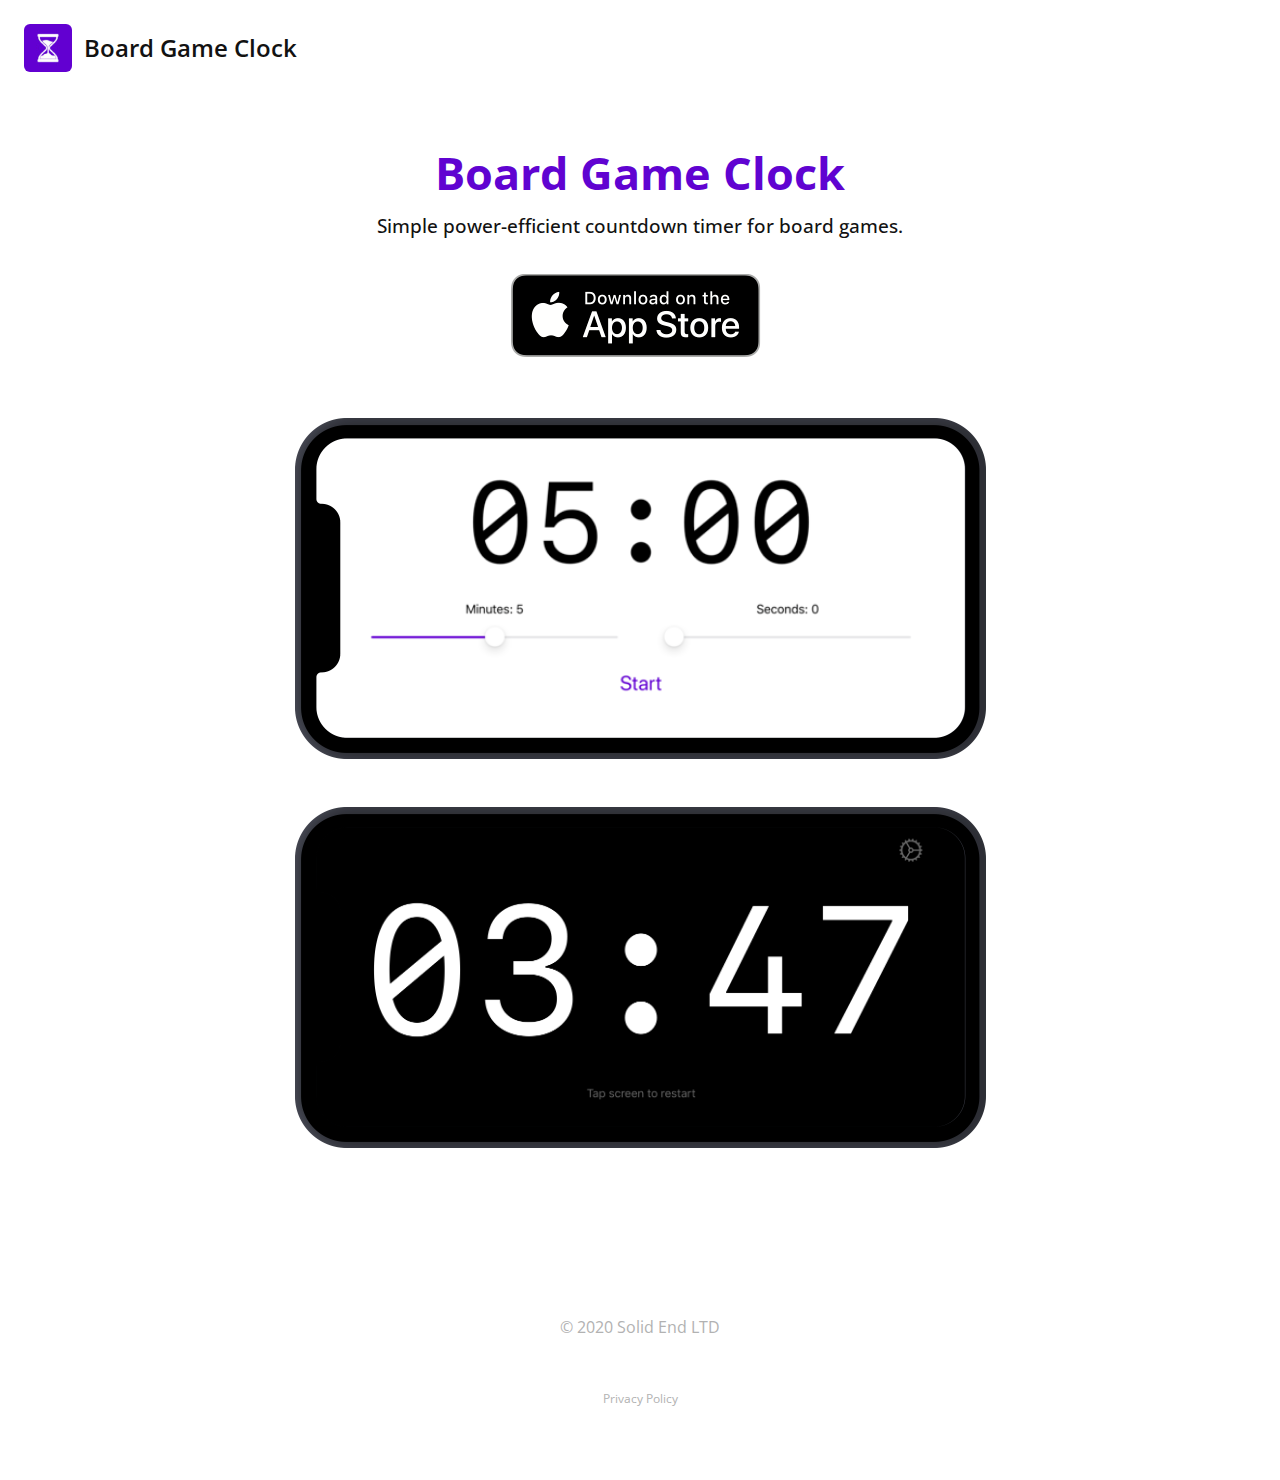
<file: index.html>
<!DOCTYPE html>
<html class="sr">
   <head>
      <meta http-equiv="content-type" content="text/html; charset=UTF-8">
      <meta charset="utf-8">
      <meta name="viewport" content="width=device-width, initial-scale=1.0, maximum-scale=1.0, user-scalable=no, viewport-fit=cover">
      <meta name="theme-color" content="#ffffff">
      <title>Board Game Clock</title>
      <link rel="stylesheet" media="screen" href="assets/public-67b2fa7293537e17fd97e55a789338bc4c0a05fcbc2c408ecc075.css">
      <link rel="stylesheet" media="screen" href="assets/theme-font-sans-serif-12ef395bb8e1035bb88b4ffd0a335f5ae23467.css">
   </head>
   <body class="generated  flat sans-serif rounded loaded" style="height: 100%;">
      <div id="app">
         <div class="home-page">
            <section class="hero has-screenshot justify-center landscape" style="background-color: #ffffff;">
               <nav class="nav">
                  <div class="container reveal" style="visibility: visible;">
                     <div class="inner-container">
                        <div class="columns">
                           <div class="column pull-left"><a class="app-icon" href="https://apps.apple.com/gb/app/boardgameclock/id1513718622"><img class="app-icon image" src="assets/app_icon.jpg"><span class="name is-text-medium has-icon" style="">Board Game Clock</span></a></div>
                           <div class="column pull-right"></div>
                        </div>
                     </div>
                  </div>
               </nav>
                <div class="section-content">
                  <div class="container">
                     <div class="inner-container">
                        <div class="columns content">
                           <div class="column screenshots reveal false" style="visibility: visible;">
                              <div class="screenshot iphone_xs_max black landscape">
                              	<img class="screen iphone_xs_max " alt="App Screenshot" src="assets/2688x1242-1-Settings.png">
                              	<img class="shell iphone_xs_max black" alt="Mobile Device Shell" src="assets/iphone_xs_max_black.png">
                              </div>
                           </div>
                           <div class="column text-content reveal" style="visibility: visible;">
                              <div class="titles">
                                 <h1 class="is-text-large" style="color: #6003d1;">Board Game Clock</h1>
                                 <h2 class="is-text-small" style="">Simple power-efficient countdown timer for board games.</h2>
                                 <div class="action-area">
                                    <div class="action-buttons">
                                    	<a href="https://apps.apple.com/gb/app/boardgameclock/id1513718622">
                                    		<img src="assets/Download_on_the_App_Store_Badge_US-UK_blk_092917.png">
	                                    </a>
                                    </div>
                                 </div>
                              </div>
                           </div>
                        </div>
                     </div>
                  </div>
               </div>
               <div class="section-content">
                  <div class="container">
                     <div class="inner-container">
                        <div class="columns content">
                           <div class="column screenshots reveal false" style="visibility: visible;">
                              <div class="screenshot iphone_xs_max black landscape">
                              	<img class="screen iphone_xs_max " alt="App Screenshot" src="assets/2688x1242-2-Timer.png">
                              	<img class="shell iphone_xs_max black" alt="Mobile Device Shell" src="assets/iphone_xs_max_black.png">
                              </div>
                           </div>
                        </div>
                     </div>
                  </div>
               </div>
            </section>
            <section class="footer" style="">
               <div class="container">
                  <div class="inner-container">
                     <a name="contact"></a>
                     <div class="container has-text-centered reveal" style="visibility: visible;">
                        <div class="copyright markdown" style="">© 2020 Solid End LTD</div>
                        <div class="links"><a class="policy-privacy" href="https://www.solidend.com/privacy-policy.html" style="">Privacy Policy</a></div>
                     </div>
                  </div>
               </div>
            </section>
         </div>
      </div>
   </body>
</html>
</file>
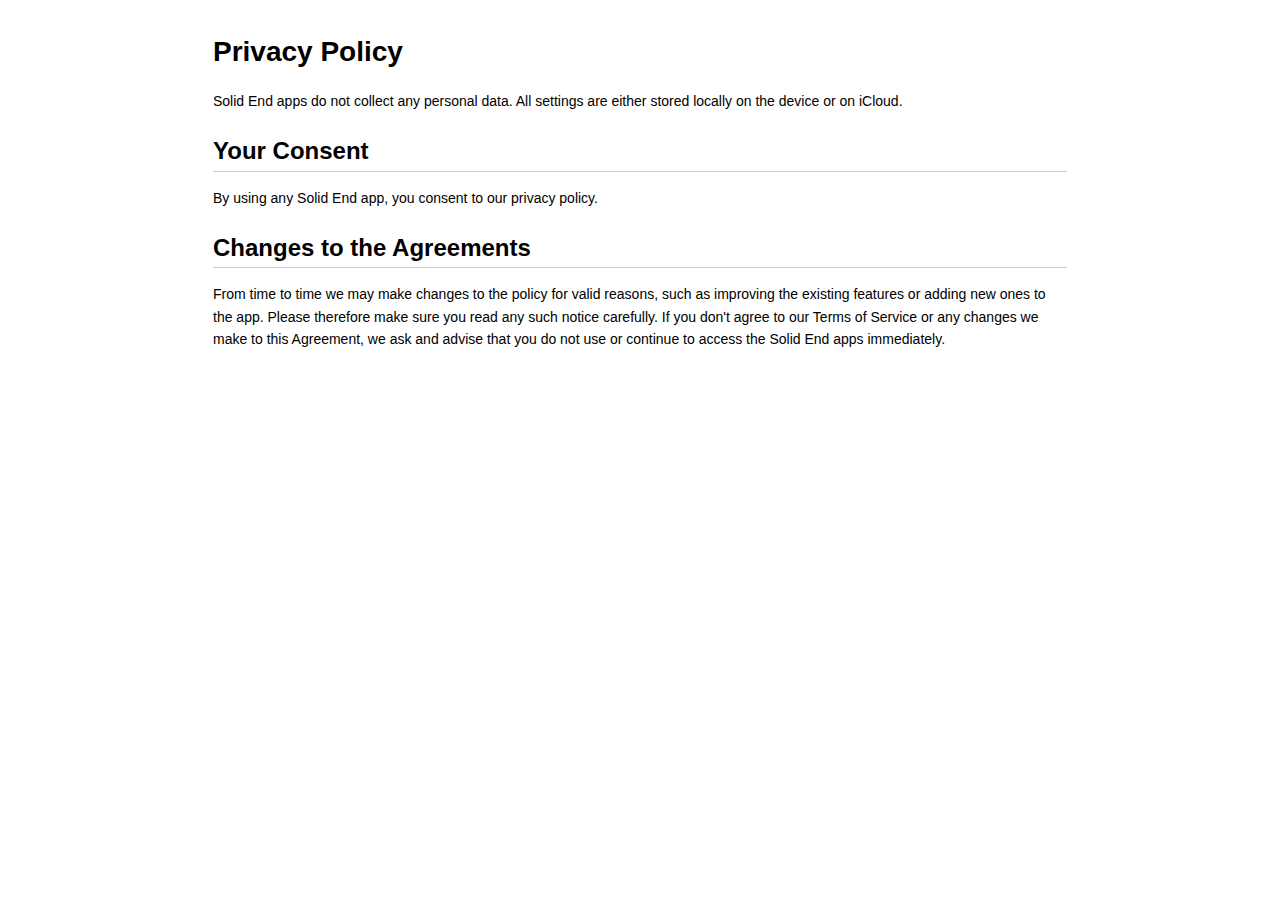
<file: privacy-policy.html>
<!DOCTYPE html>
<html>

<head>

<meta charset="utf-8">
<meta name="viewport" content="width=device-width, initial-scale=1.0, user-scalable=yes">
<title>privacy-policy</title>


<style type="text/css">
body {
  font-family: Helvetica, arial, sans-serif;
  font-size: 14px;
  line-height: 1.6;
  padding-top: 10px;
  padding-bottom: 10px;
  background-color: white;
  padding: 30px; }

body > *:first-child {
  margin-top: 0 !important; }
body > *:last-child {
  margin-bottom: 0 !important; }

a {
  color: #4183C4; }
a.absent {
  color: #cc0000; }
a.anchor {
  display: block;
  padding-left: 30px;
  margin-left: -30px;
  cursor: pointer;
  position: absolute;
  top: 0;
  left: 0;
  bottom: 0; }

h1, h2, h3, h4, h5, h6 {
  margin: 20px 0 10px;
  padding: 0;
  font-weight: bold;
  -webkit-font-smoothing: antialiased;
  cursor: text;
  position: relative; }

h1:hover a.anchor, h2:hover a.anchor, h3:hover a.anchor, h4:hover a.anchor, h5:hover a.anchor, h6:hover a.anchor {
  background: url([data-uri]) no-repeat 10px center;
  text-decoration: none; }

h1 tt, h1 code {
  font-size: inherit; }

h2 tt, h2 code {
  font-size: inherit; }

h3 tt, h3 code {
  font-size: inherit; }

h4 tt, h4 code {
  font-size: inherit; }

h5 tt, h5 code {
  font-size: inherit; }

h6 tt, h6 code {
  font-size: inherit; }

h1 {
  font-size: 28px;
  color: black; }

h2 {
  font-size: 24px;
  border-bottom: 1px solid #cccccc;
  color: black; }

h3 {
  font-size: 18px; }

h4 {
  font-size: 16px; }

h5 {
  font-size: 14px; }

h6 {
  color: #777777;
  font-size: 14px; }

p, blockquote, ul, ol, dl, li, table, pre {
  margin: 15px 0; }

hr {
  background: transparent url([data-uri]) repeat-x 0 0;
  border: 0 none;
  color: #cccccc;
  height: 4px;
  padding: 0;
}

body > h2:first-child {
  margin-top: 0;
  padding-top: 0; }
body > h1:first-child {
  margin-top: 0;
  padding-top: 0; }
  body > h1:first-child + h2 {
    margin-top: 0;
    padding-top: 0; }
body > h3:first-child, body > h4:first-child, body > h5:first-child, body > h6:first-child {
  margin-top: 0;
  padding-top: 0; }

a:first-child h1, a:first-child h2, a:first-child h3, a:first-child h4, a:first-child h5, a:first-child h6 {
  margin-top: 0;
  padding-top: 0; }

h1 p, h2 p, h3 p, h4 p, h5 p, h6 p {
  margin-top: 0; }

li p.first {
  display: inline-block; }
li {
  margin: 0; }
ul, ol {
  padding-left: 30px; }

ul :first-child, ol :first-child {
  margin-top: 0; }

dl {
  padding: 0; }
  dl dt {
    font-size: 14px;
    font-weight: bold;
    font-style: italic;
    padding: 0;
    margin: 15px 0 5px; }
    dl dt:first-child {
      padding: 0; }
    dl dt > :first-child {
      margin-top: 0; }
    dl dt > :last-child {
      margin-bottom: 0; }
  dl dd {
    margin: 0 0 15px;
    padding: 0 15px; }
    dl dd > :first-child {
      margin-top: 0; }
    dl dd > :last-child {
      margin-bottom: 0; }

blockquote {
  border-left: 4px solid #dddddd;
  padding: 0 15px;
  color: #777777; }
  blockquote > :first-child {
    margin-top: 0; }
  blockquote > :last-child {
    margin-bottom: 0; }

table {
  padding: 0;border-collapse: collapse; }
  table tr {
    border-top: 1px solid #cccccc;
    background-color: white;
    margin: 0;
    padding: 0; }
    table tr:nth-child(2n) {
      background-color: #f8f8f8; }
    table tr th {
      font-weight: bold;
      border: 1px solid #cccccc;
      margin: 0;
      padding: 6px 13px; }
    table tr td {
      border: 1px solid #cccccc;
      margin: 0;
      padding: 6px 13px; }
    table tr th :first-child, table tr td :first-child {
      margin-top: 0; }
    table tr th :last-child, table tr td :last-child {
      margin-bottom: 0; }

img {
  max-width: 100%; }

span.frame {
  display: block;
  overflow: hidden; }
  span.frame > span {
    border: 1px solid #dddddd;
    display: block;
    float: left;
    overflow: hidden;
    margin: 13px 0 0;
    padding: 7px;
    width: auto; }
  span.frame span img {
    display: block;
    float: left; }
  span.frame span span {
    clear: both;
    color: #333333;
    display: block;
    padding: 5px 0 0; }
span.align-center {
  display: block;
  overflow: hidden;
  clear: both; }
  span.align-center > span {
    display: block;
    overflow: hidden;
    margin: 13px auto 0;
    text-align: center; }
  span.align-center span img {
    margin: 0 auto;
    text-align: center; }
span.align-right {
  display: block;
  overflow: hidden;
  clear: both; }
  span.align-right > span {
    display: block;
    overflow: hidden;
    margin: 13px 0 0;
    text-align: right; }
  span.align-right span img {
    margin: 0;
    text-align: right; }
span.float-left {
  display: block;
  margin-right: 13px;
  overflow: hidden;
  float: left; }
  span.float-left span {
    margin: 13px 0 0; }
span.float-right {
  display: block;
  margin-left: 13px;
  overflow: hidden;
  float: right; }
  span.float-right > span {
    display: block;
    overflow: hidden;
    margin: 13px auto 0;
    text-align: right; }

code, tt {
  margin: 0 2px;
  padding: 0 5px;
  white-space: nowrap;
  border: 1px solid #eaeaea;
  background-color: #f8f8f8;
  border-radius: 3px; }

pre code {
  margin: 0;
  padding: 0;
  white-space: pre;
  border: none;
  background: transparent; }

.highlight pre {
  background-color: #f8f8f8;
  border: 1px solid #cccccc;
  font-size: 13px;
  line-height: 19px;
  overflow: auto;
  padding: 6px 10px;
  border-radius: 3px; }

pre {
  background-color: #f8f8f8;
  border: 1px solid #cccccc;
  font-size: 13px;
  line-height: 19px;
  overflow: auto;
  padding: 6px 10px;
  border-radius: 3px; }
  pre code, pre tt {
    background-color: transparent;
    border: none; }

sup {
    font-size: 0.83em;
    vertical-align: super;
    line-height: 0;
}
* {
	-webkit-print-color-adjust: exact;
}
@media screen and (min-width: 914px) {
    body {
        width: 854px;
        margin:0 auto;
    }
}
@media print {
	table, pre {
		page-break-inside: avoid;
	}
	pre {
		word-wrap: break-word;
	}
}
</style>

<style type="text/css">
/**
 * prism.js tomorrow night eighties for JavaScript, CoffeeScript, CSS and HTML
 * Based on https://github.com/chriskempson/tomorrow-theme
 * @author Rose Pritchard
 */

code[class*="language-"],
pre[class*="language-"] {
	color: #ccc;
	background: none;
	font-family: Consolas, Monaco, 'Andale Mono', 'Ubuntu Mono', monospace;
	text-align: left;
	white-space: pre;
	word-spacing: normal;
	word-break: normal;
	word-wrap: normal;
	line-height: 1.5;

	-moz-tab-size: 4;
	-o-tab-size: 4;
	tab-size: 4;

	-webkit-hyphens: none;
	-moz-hyphens: none;
	-ms-hyphens: none;
	hyphens: none;

}

/* Code blocks */
pre[class*="language-"] {
	padding: 1em;
	margin: .5em 0;
	overflow: auto;
}

:not(pre) > code[class*="language-"],
pre[class*="language-"] {
	background: #2d2d2d;
}

/* Inline code */
:not(pre) > code[class*="language-"] {
	padding: .1em;
	border-radius: .3em;
	white-space: normal;
}

.token.comment,
.token.block-comment,
.token.prolog,
.token.doctype,
.token.cdata {
	color: #999;
}

.token.punctuation {
	color: #ccc;
}

.token.tag,
.token.attr-name,
.token.namespace,
.token.deleted {
	color: #e2777a;
}

.token.function-name {
	color: #6196cc;
}

.token.boolean,
.token.number,
.token.function {
	color: #f08d49;
}

.token.property,
.token.class-name,
.token.constant,
.token.symbol {
	color: #f8c555;
}

.token.selector,
.token.important,
.token.atrule,
.token.keyword,
.token.builtin {
	color: #cc99cd;
}

.token.string,
.token.char,
.token.attr-value,
.token.regex,
.token.variable {
	color: #7ec699;
}

.token.operator,
.token.entity,
.token.url {
	color: #67cdcc;
}

.token.important,
.token.bold {
	font-weight: bold;
}
.token.italic {
	font-style: italic;
}

.token.entity {
	cursor: help;
}

.token.inserted {
	color: green;
}
</style>


</head>

<body>

<h1 id="toc_0">Privacy Policy</h1>

<p>Solid End apps do not collect any personal data. All settings are either stored locally on the device or on iCloud.</p>

<h2 id="toc_1">Your Consent</h2>

<p>By using any Solid End app, you consent to our privacy policy.</p>

<h2 id="toc_2">Changes to the Agreements</h2>

<p>From time to time we may make changes to the policy for valid reasons, such as improving the existing features or adding new ones to the app. Please therefore make sure you read any such notice carefully. If you don&#39;t agree to our Terms of Service or any changes we make to this Agreement, we ask and advise that you do not use or continue to access the Solid End apps immediately.</p>



<script type="text/javascript">
var _self="undefined"!=typeof window?window:"undefined"!=typeof WorkerGlobalScope&&self instanceof WorkerGlobalScope?self:{},Prism=function(){var e=/\blang(?:uage)?-(\w+)\b/i,t=0,n=_self.Prism={util:{encode:function(e){return e instanceof a?new a(e.type,n.util.encode(e.content),e.alias):"Array"===n.util.type(e)?e.map(n.util.encode):e.replace(/&/g,"&amp;").replace(/</g,"&lt;").replace(/\u00a0/g," ")},type:function(e){return Object.prototype.toString.call(e).match(/\[object (\w+)\]/)[1]},objId:function(e){return e.__id||Object.defineProperty(e,"__id",{value:++t}),e.__id},clone:function(e){var t=n.util.type(e);switch(t){case"Object":var a={};for(var r in e)e.hasOwnProperty(r)&&(a[r]=n.util.clone(e[r]));return a;case"Array":return e.map&&e.map(function(e){return n.util.clone(e)})}return e}},languages:{extend:function(e,t){var a=n.util.clone(n.languages[e]);for(var r in t)a[r]=t[r];return a},insertBefore:function(e,t,a,r){r=r||n.languages;var l=r[e];if(2==arguments.length){a=arguments[1];for(var i in a)a.hasOwnProperty(i)&&(l[i]=a[i]);return l}var o={};for(var s in l)if(l.hasOwnProperty(s)){if(s==t)for(var i in a)a.hasOwnProperty(i)&&(o[i]=a[i]);o[s]=l[s]}return n.languages.DFS(n.languages,function(t,n){n===r[e]&&t!=e&&(this[t]=o)}),r[e]=o},DFS:function(e,t,a,r){r=r||{};for(var l in e)e.hasOwnProperty(l)&&(t.call(e,l,e[l],a||l),"Object"!==n.util.type(e[l])||r[n.util.objId(e[l])]?"Array"!==n.util.type(e[l])||r[n.util.objId(e[l])]||(r[n.util.objId(e[l])]=!0,n.languages.DFS(e[l],t,l,r)):(r[n.util.objId(e[l])]=!0,n.languages.DFS(e[l],t,null,r)))}},plugins:{},highlightAll:function(e,t){var a={callback:t,selector:'code[class*="language-"], [class*="language-"] code, code[class*="lang-"], [class*="lang-"] code'};n.hooks.run("before-highlightall",a);for(var r,l=a.elements||document.querySelectorAll(a.selector),i=0;r=l[i++];)n.highlightElement(r,e===!0,a.callback)},highlightElement:function(t,a,r){for(var l,i,o=t;o&&!e.test(o.className);)o=o.parentNode;o&&(l=(o.className.match(e)||[,""])[1],i=n.languages[l]),t.className=t.className.replace(e,"").replace(/\s+/g," ")+" language-"+l,o=t.parentNode,/pre/i.test(o.nodeName)&&(o.className=o.className.replace(e,"").replace(/\s+/g," ")+" language-"+l);var s=t.textContent,u={element:t,language:l,grammar:i,code:s};if(!s||!i)return n.hooks.run("complete",u),void 0;if(n.hooks.run("before-highlight",u),a&&_self.Worker){var c=new Worker(n.filename);c.onmessage=function(e){u.highlightedCode=e.data,n.hooks.run("before-insert",u),u.element.innerHTML=u.highlightedCode,r&&r.call(u.element),n.hooks.run("after-highlight",u),n.hooks.run("complete",u)},c.postMessage(JSON.stringify({language:u.language,code:u.code,immediateClose:!0}))}else u.highlightedCode=n.highlight(u.code,u.grammar,u.language),n.hooks.run("before-insert",u),u.element.innerHTML=u.highlightedCode,r&&r.call(t),n.hooks.run("after-highlight",u),n.hooks.run("complete",u)},highlight:function(e,t,r){var l=n.tokenize(e,t);return a.stringify(n.util.encode(l),r)},tokenize:function(e,t){var a=n.Token,r=[e],l=t.rest;if(l){for(var i in l)t[i]=l[i];delete t.rest}e:for(var i in t)if(t.hasOwnProperty(i)&&t[i]){var o=t[i];o="Array"===n.util.type(o)?o:[o];for(var s=0;s<o.length;++s){var u=o[s],c=u.inside,g=!!u.lookbehind,h=!!u.greedy,f=0,d=u.alias;u=u.pattern||u;for(var p=0;p<r.length;p++){var m=r[p];if(r.length>e.length)break e;if(!(m instanceof a)){u.lastIndex=0;var y=u.exec(m),v=1;if(!y&&h&&p!=r.length-1){var b=r[p+1].matchedStr||r[p+1],k=m+b;if(p<r.length-2&&(k+=r[p+2].matchedStr||r[p+2]),u.lastIndex=0,y=u.exec(k),!y)continue;var w=y.index+(g?y[1].length:0);if(w>=m.length)continue;var _=y.index+y[0].length,P=m.length+b.length;if(v=3,P>=_){if(r[p+1].greedy)continue;v=2,k=k.slice(0,P)}m=k}if(y){g&&(f=y[1].length);var w=y.index+f,y=y[0].slice(f),_=w+y.length,S=m.slice(0,w),O=m.slice(_),j=[p,v];S&&j.push(S);var A=new a(i,c?n.tokenize(y,c):y,d,y,h);j.push(A),O&&j.push(O),Array.prototype.splice.apply(r,j)}}}}}return r},hooks:{all:{},add:function(e,t){var a=n.hooks.all;a[e]=a[e]||[],a[e].push(t)},run:function(e,t){var a=n.hooks.all[e];if(a&&a.length)for(var r,l=0;r=a[l++];)r(t)}}},a=n.Token=function(e,t,n,a,r){this.type=e,this.content=t,this.alias=n,this.matchedStr=a||null,this.greedy=!!r};if(a.stringify=function(e,t,r){if("string"==typeof e)return e;if("Array"===n.util.type(e))return e.map(function(n){return a.stringify(n,t,e)}).join("");var l={type:e.type,content:a.stringify(e.content,t,r),tag:"span",classes:["token",e.type],attributes:{},language:t,parent:r};if("comment"==l.type&&(l.attributes.spellcheck="true"),e.alias){var i="Array"===n.util.type(e.alias)?e.alias:[e.alias];Array.prototype.push.apply(l.classes,i)}n.hooks.run("wrap",l);var o="";for(var s in l.attributes)o+=(o?" ":"")+s+'="'+(l.attributes[s]||"")+'"';return"<"+l.tag+' class="'+l.classes.join(" ")+'" '+o+">"+l.content+"</"+l.tag+">"},!_self.document)return _self.addEventListener?(_self.addEventListener("message",function(e){var t=JSON.parse(e.data),a=t.language,r=t.code,l=t.immediateClose;_self.postMessage(n.highlight(r,n.languages[a],a)),l&&_self.close()},!1),_self.Prism):_self.Prism;var r=document.currentScript||[].slice.call(document.getElementsByTagName("script")).pop();return r&&(n.filename=r.src,document.addEventListener&&!r.hasAttribute("data-manual")&&document.addEventListener("DOMContentLoaded",n.highlightAll)),_self.Prism}();"undefined"!=typeof module&&module.exports&&(module.exports=Prism),"undefined"!=typeof global&&(global.Prism=Prism);
</script>


</body>

</html>
</file>
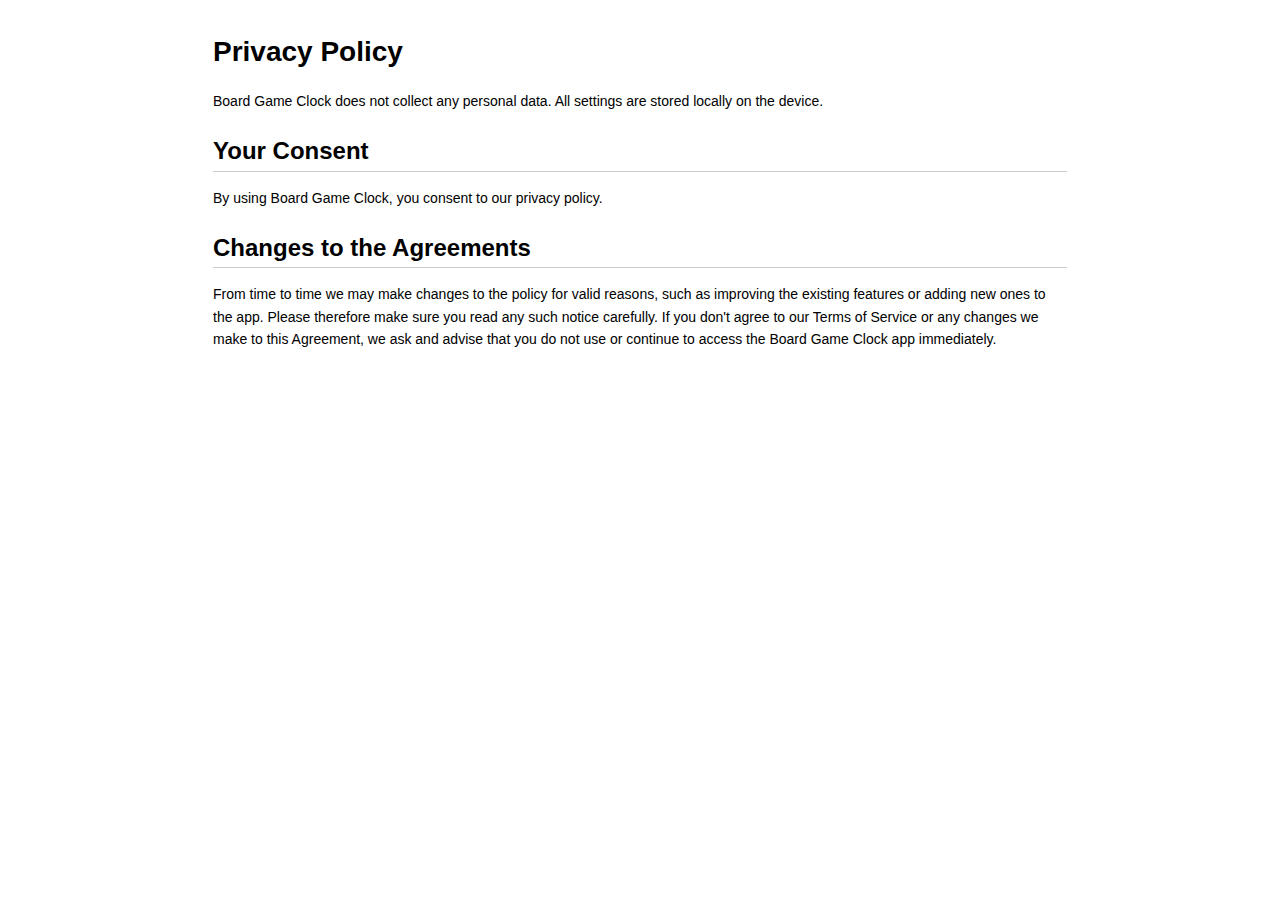
<file: privacy-policy/privacy-policy.html>
<!DOCTYPE html>
<html>

<head>

<meta charset="utf-8">
<meta name="viewport" content="width=device-width, initial-scale=1.0, user-scalable=yes">
<title>privacy-policy</title>


<style type="text/css">
body {
  font-family: Helvetica, arial, sans-serif;
  font-size: 14px;
  line-height: 1.6;
  padding-top: 10px;
  padding-bottom: 10px;
  background-color: white;
  padding: 30px; }

body > *:first-child {
  margin-top: 0 !important; }
body > *:last-child {
  margin-bottom: 0 !important; }

a {
  color: #4183C4; }
a.absent {
  color: #cc0000; }
a.anchor {
  display: block;
  padding-left: 30px;
  margin-left: -30px;
  cursor: pointer;
  position: absolute;
  top: 0;
  left: 0;
  bottom: 0; }

h1, h2, h3, h4, h5, h6 {
  margin: 20px 0 10px;
  padding: 0;
  font-weight: bold;
  -webkit-font-smoothing: antialiased;
  cursor: text;
  position: relative; }

h1:hover a.anchor, h2:hover a.anchor, h3:hover a.anchor, h4:hover a.anchor, h5:hover a.anchor, h6:hover a.anchor {
  background: url([data-uri]) no-repeat 10px center;
  text-decoration: none; }

h1 tt, h1 code {
  font-size: inherit; }

h2 tt, h2 code {
  font-size: inherit; }

h3 tt, h3 code {
  font-size: inherit; }

h4 tt, h4 code {
  font-size: inherit; }

h5 tt, h5 code {
  font-size: inherit; }

h6 tt, h6 code {
  font-size: inherit; }

h1 {
  font-size: 28px;
  color: black; }

h2 {
  font-size: 24px;
  border-bottom: 1px solid #cccccc;
  color: black; }

h3 {
  font-size: 18px; }

h4 {
  font-size: 16px; }

h5 {
  font-size: 14px; }

h6 {
  color: #777777;
  font-size: 14px; }

p, blockquote, ul, ol, dl, li, table, pre {
  margin: 15px 0; }

hr {
  background: transparent url([data-uri]) repeat-x 0 0;
  border: 0 none;
  color: #cccccc;
  height: 4px;
  padding: 0;
}

body > h2:first-child {
  margin-top: 0;
  padding-top: 0; }
body > h1:first-child {
  margin-top: 0;
  padding-top: 0; }
  body > h1:first-child + h2 {
    margin-top: 0;
    padding-top: 0; }
body > h3:first-child, body > h4:first-child, body > h5:first-child, body > h6:first-child {
  margin-top: 0;
  padding-top: 0; }

a:first-child h1, a:first-child h2, a:first-child h3, a:first-child h4, a:first-child h5, a:first-child h6 {
  margin-top: 0;
  padding-top: 0; }

h1 p, h2 p, h3 p, h4 p, h5 p, h6 p {
  margin-top: 0; }

li p.first {
  display: inline-block; }
li {
  margin: 0; }
ul, ol {
  padding-left: 30px; }

ul :first-child, ol :first-child {
  margin-top: 0; }

dl {
  padding: 0; }
  dl dt {
    font-size: 14px;
    font-weight: bold;
    font-style: italic;
    padding: 0;
    margin: 15px 0 5px; }
    dl dt:first-child {
      padding: 0; }
    dl dt > :first-child {
      margin-top: 0; }
    dl dt > :last-child {
      margin-bottom: 0; }
  dl dd {
    margin: 0 0 15px;
    padding: 0 15px; }
    dl dd > :first-child {
      margin-top: 0; }
    dl dd > :last-child {
      margin-bottom: 0; }

blockquote {
  border-left: 4px solid #dddddd;
  padding: 0 15px;
  color: #777777; }
  blockquote > :first-child {
    margin-top: 0; }
  blockquote > :last-child {
    margin-bottom: 0; }

table {
  padding: 0;border-collapse: collapse; }
  table tr {
    border-top: 1px solid #cccccc;
    background-color: white;
    margin: 0;
    padding: 0; }
    table tr:nth-child(2n) {
      background-color: #f8f8f8; }
    table tr th {
      font-weight: bold;
      border: 1px solid #cccccc;
      margin: 0;
      padding: 6px 13px; }
    table tr td {
      border: 1px solid #cccccc;
      margin: 0;
      padding: 6px 13px; }
    table tr th :first-child, table tr td :first-child {
      margin-top: 0; }
    table tr th :last-child, table tr td :last-child {
      margin-bottom: 0; }

img {
  max-width: 100%; }

span.frame {
  display: block;
  overflow: hidden; }
  span.frame > span {
    border: 1px solid #dddddd;
    display: block;
    float: left;
    overflow: hidden;
    margin: 13px 0 0;
    padding: 7px;
    width: auto; }
  span.frame span img {
    display: block;
    float: left; }
  span.frame span span {
    clear: both;
    color: #333333;
    display: block;
    padding: 5px 0 0; }
span.align-center {
  display: block;
  overflow: hidden;
  clear: both; }
  span.align-center > span {
    display: block;
    overflow: hidden;
    margin: 13px auto 0;
    text-align: center; }
  span.align-center span img {
    margin: 0 auto;
    text-align: center; }
span.align-right {
  display: block;
  overflow: hidden;
  clear: both; }
  span.align-right > span {
    display: block;
    overflow: hidden;
    margin: 13px 0 0;
    text-align: right; }
  span.align-right span img {
    margin: 0;
    text-align: right; }
span.float-left {
  display: block;
  margin-right: 13px;
  overflow: hidden;
  float: left; }
  span.float-left span {
    margin: 13px 0 0; }
span.float-right {
  display: block;
  margin-left: 13px;
  overflow: hidden;
  float: right; }
  span.float-right > span {
    display: block;
    overflow: hidden;
    margin: 13px auto 0;
    text-align: right; }

code, tt {
  margin: 0 2px;
  padding: 0 5px;
  white-space: nowrap;
  border: 1px solid #eaeaea;
  background-color: #f8f8f8;
  border-radius: 3px; }

pre code {
  margin: 0;
  padding: 0;
  white-space: pre;
  border: none;
  background: transparent; }

.highlight pre {
  background-color: #f8f8f8;
  border: 1px solid #cccccc;
  font-size: 13px;
  line-height: 19px;
  overflow: auto;
  padding: 6px 10px;
  border-radius: 3px; }

pre {
  background-color: #f8f8f8;
  border: 1px solid #cccccc;
  font-size: 13px;
  line-height: 19px;
  overflow: auto;
  padding: 6px 10px;
  border-radius: 3px; }
  pre code, pre tt {
    background-color: transparent;
    border: none; }

sup {
    font-size: 0.83em;
    vertical-align: super;
    line-height: 0;
}
* {
	-webkit-print-color-adjust: exact;
}
@media screen and (min-width: 914px) {
    body {
        width: 854px;
        margin:0 auto;
    }
}
@media print {
	table, pre {
		page-break-inside: avoid;
	}
	pre {
		word-wrap: break-word;
	}
}
</style>

<style type="text/css">
/**
 * prism.js tomorrow night eighties for JavaScript, CoffeeScript, CSS and HTML
 * Based on https://github.com/chriskempson/tomorrow-theme
 * @author Rose Pritchard
 */

code[class*="language-"],
pre[class*="language-"] {
	color: #ccc;
	background: none;
	font-family: Consolas, Monaco, 'Andale Mono', 'Ubuntu Mono', monospace;
	text-align: left;
	white-space: pre;
	word-spacing: normal;
	word-break: normal;
	word-wrap: normal;
	line-height: 1.5;

	-moz-tab-size: 4;
	-o-tab-size: 4;
	tab-size: 4;

	-webkit-hyphens: none;
	-moz-hyphens: none;
	-ms-hyphens: none;
	hyphens: none;

}

/* Code blocks */
pre[class*="language-"] {
	padding: 1em;
	margin: .5em 0;
	overflow: auto;
}

:not(pre) > code[class*="language-"],
pre[class*="language-"] {
	background: #2d2d2d;
}

/* Inline code */
:not(pre) > code[class*="language-"] {
	padding: .1em;
	border-radius: .3em;
	white-space: normal;
}

.token.comment,
.token.block-comment,
.token.prolog,
.token.doctype,
.token.cdata {
	color: #999;
}

.token.punctuation {
	color: #ccc;
}

.token.tag,
.token.attr-name,
.token.namespace,
.token.deleted {
	color: #e2777a;
}

.token.function-name {
	color: #6196cc;
}

.token.boolean,
.token.number,
.token.function {
	color: #f08d49;
}

.token.property,
.token.class-name,
.token.constant,
.token.symbol {
	color: #f8c555;
}

.token.selector,
.token.important,
.token.atrule,
.token.keyword,
.token.builtin {
	color: #cc99cd;
}

.token.string,
.token.char,
.token.attr-value,
.token.regex,
.token.variable {
	color: #7ec699;
}

.token.operator,
.token.entity,
.token.url {
	color: #67cdcc;
}

.token.important,
.token.bold {
	font-weight: bold;
}
.token.italic {
	font-style: italic;
}

.token.entity {
	cursor: help;
}

.token.inserted {
	color: green;
}
</style>


</head>

<body>

<h1 id="toc_0">Privacy Policy</h1>

<p>Board Game Clock does not collect any personal data. All settings are stored locally on the device.</p>

<h2 id="toc_1">Your Consent</h2>

<p>By using Board Game Clock, you consent to our privacy policy.</p>

<h2 id="toc_2">Changes to the Agreements</h2>

<p>From time to time we may make changes to the policy for valid reasons, such as improving the existing features or adding new ones to the app. Please therefore make sure you read any such notice carefully. If you don&#39;t agree to our Terms of Service or any changes we make to this Agreement, we ask and advise that you do not use or continue to access the Board Game Clock app immediately.</p>



<script type="text/javascript">
var _self="undefined"!=typeof window?window:"undefined"!=typeof WorkerGlobalScope&&self instanceof WorkerGlobalScope?self:{},Prism=function(){var e=/\blang(?:uage)?-(\w+)\b/i,t=0,n=_self.Prism={util:{encode:function(e){return e instanceof a?new a(e.type,n.util.encode(e.content),e.alias):"Array"===n.util.type(e)?e.map(n.util.encode):e.replace(/&/g,"&amp;").replace(/</g,"&lt;").replace(/\u00a0/g," ")},type:function(e){return Object.prototype.toString.call(e).match(/\[object (\w+)\]/)[1]},objId:function(e){return e.__id||Object.defineProperty(e,"__id",{value:++t}),e.__id},clone:function(e){var t=n.util.type(e);switch(t){case"Object":var a={};for(var r in e)e.hasOwnProperty(r)&&(a[r]=n.util.clone(e[r]));return a;case"Array":return e.map&&e.map(function(e){return n.util.clone(e)})}return e}},languages:{extend:function(e,t){var a=n.util.clone(n.languages[e]);for(var r in t)a[r]=t[r];return a},insertBefore:function(e,t,a,r){r=r||n.languages;var l=r[e];if(2==arguments.length){a=arguments[1];for(var i in a)a.hasOwnProperty(i)&&(l[i]=a[i]);return l}var o={};for(var s in l)if(l.hasOwnProperty(s)){if(s==t)for(var i in a)a.hasOwnProperty(i)&&(o[i]=a[i]);o[s]=l[s]}return n.languages.DFS(n.languages,function(t,n){n===r[e]&&t!=e&&(this[t]=o)}),r[e]=o},DFS:function(e,t,a,r){r=r||{};for(var l in e)e.hasOwnProperty(l)&&(t.call(e,l,e[l],a||l),"Object"!==n.util.type(e[l])||r[n.util.objId(e[l])]?"Array"!==n.util.type(e[l])||r[n.util.objId(e[l])]||(r[n.util.objId(e[l])]=!0,n.languages.DFS(e[l],t,l,r)):(r[n.util.objId(e[l])]=!0,n.languages.DFS(e[l],t,null,r)))}},plugins:{},highlightAll:function(e,t){var a={callback:t,selector:'code[class*="language-"], [class*="language-"] code, code[class*="lang-"], [class*="lang-"] code'};n.hooks.run("before-highlightall",a);for(var r,l=a.elements||document.querySelectorAll(a.selector),i=0;r=l[i++];)n.highlightElement(r,e===!0,a.callback)},highlightElement:function(t,a,r){for(var l,i,o=t;o&&!e.test(o.className);)o=o.parentNode;o&&(l=(o.className.match(e)||[,""])[1],i=n.languages[l]),t.className=t.className.replace(e,"").replace(/\s+/g," ")+" language-"+l,o=t.parentNode,/pre/i.test(o.nodeName)&&(o.className=o.className.replace(e,"").replace(/\s+/g," ")+" language-"+l);var s=t.textContent,u={element:t,language:l,grammar:i,code:s};if(!s||!i)return n.hooks.run("complete",u),void 0;if(n.hooks.run("before-highlight",u),a&&_self.Worker){var c=new Worker(n.filename);c.onmessage=function(e){u.highlightedCode=e.data,n.hooks.run("before-insert",u),u.element.innerHTML=u.highlightedCode,r&&r.call(u.element),n.hooks.run("after-highlight",u),n.hooks.run("complete",u)},c.postMessage(JSON.stringify({language:u.language,code:u.code,immediateClose:!0}))}else u.highlightedCode=n.highlight(u.code,u.grammar,u.language),n.hooks.run("before-insert",u),u.element.innerHTML=u.highlightedCode,r&&r.call(t),n.hooks.run("after-highlight",u),n.hooks.run("complete",u)},highlight:function(e,t,r){var l=n.tokenize(e,t);return a.stringify(n.util.encode(l),r)},tokenize:function(e,t){var a=n.Token,r=[e],l=t.rest;if(l){for(var i in l)t[i]=l[i];delete t.rest}e:for(var i in t)if(t.hasOwnProperty(i)&&t[i]){var o=t[i];o="Array"===n.util.type(o)?o:[o];for(var s=0;s<o.length;++s){var u=o[s],c=u.inside,g=!!u.lookbehind,h=!!u.greedy,f=0,d=u.alias;u=u.pattern||u;for(var p=0;p<r.length;p++){var m=r[p];if(r.length>e.length)break e;if(!(m instanceof a)){u.lastIndex=0;var y=u.exec(m),v=1;if(!y&&h&&p!=r.length-1){var b=r[p+1].matchedStr||r[p+1],k=m+b;if(p<r.length-2&&(k+=r[p+2].matchedStr||r[p+2]),u.lastIndex=0,y=u.exec(k),!y)continue;var w=y.index+(g?y[1].length:0);if(w>=m.length)continue;var _=y.index+y[0].length,P=m.length+b.length;if(v=3,P>=_){if(r[p+1].greedy)continue;v=2,k=k.slice(0,P)}m=k}if(y){g&&(f=y[1].length);var w=y.index+f,y=y[0].slice(f),_=w+y.length,S=m.slice(0,w),O=m.slice(_),j=[p,v];S&&j.push(S);var A=new a(i,c?n.tokenize(y,c):y,d,y,h);j.push(A),O&&j.push(O),Array.prototype.splice.apply(r,j)}}}}}return r},hooks:{all:{},add:function(e,t){var a=n.hooks.all;a[e]=a[e]||[],a[e].push(t)},run:function(e,t){var a=n.hooks.all[e];if(a&&a.length)for(var r,l=0;r=a[l++];)r(t)}}},a=n.Token=function(e,t,n,a,r){this.type=e,this.content=t,this.alias=n,this.matchedStr=a||null,this.greedy=!!r};if(a.stringify=function(e,t,r){if("string"==typeof e)return e;if("Array"===n.util.type(e))return e.map(function(n){return a.stringify(n,t,e)}).join("");var l={type:e.type,content:a.stringify(e.content,t,r),tag:"span",classes:["token",e.type],attributes:{},language:t,parent:r};if("comment"==l.type&&(l.attributes.spellcheck="true"),e.alias){var i="Array"===n.util.type(e.alias)?e.alias:[e.alias];Array.prototype.push.apply(l.classes,i)}n.hooks.run("wrap",l);var o="";for(var s in l.attributes)o+=(o?" ":"")+s+'="'+(l.attributes[s]||"")+'"';return"<"+l.tag+' class="'+l.classes.join(" ")+'" '+o+">"+l.content+"</"+l.tag+">"},!_self.document)return _self.addEventListener?(_self.addEventListener("message",function(e){var t=JSON.parse(e.data),a=t.language,r=t.code,l=t.immediateClose;_self.postMessage(n.highlight(r,n.languages[a],a)),l&&_self.close()},!1),_self.Prism):_self.Prism;var r=document.currentScript||[].slice.call(document.getElementsByTagName("script")).pop();return r&&(n.filename=r.src,document.addEventListener&&!r.hasAttribute("data-manual")&&document.addEventListener("DOMContentLoaded",n.highlightAll)),_self.Prism}();"undefined"!=typeof module&&module.exports&&(module.exports=Prism),"undefined"!=typeof global&&(global.Prism=Prism);
</script>


</body>

</html>
</file>
<file: assets/public-67b2fa7293537e17fd97e55a789338bc4c0a05fcbc2c408ecc075.css>
@import "https://fonts.googleapis.com/css?family=Open+Sans:400,600,700";html,body{margin:0;padding:0;color:#121212;font-family:open sans,sans-serif}html.sr .reveal,body.sr .reveal{visibility:hidden}.container{position:relative;width:100%;min-width:320px;max-width:1400px;height:100%;margin:0 auto;padding:0}.container .inner-container{padding:0 1.5rem;height:100%}*{box-sizing:border-box}.columns{display:flex;justify-content:flex-start;align-items:center;height:100%;margin:0}.columns .column{flex:1;max-width:100vw;padding:0}.columns .pull-left{display:flex;justify-content:flex-start;align-items:center}.columns .pull-right{display:flex;justify-content:flex-end;align-items:center}.columns:last-child{margin-bottom:0}.image{display:block;position:relative;height:auto;max-width:100%}section,nav,.section-content{position:relative}h1{margin:0;padding:0;font-weight:600;font-family:open sans,sans-serif}h2{margin:0;padding:0;font-weight:600;font-family:open sans,sans-serif}h3{font-weight:400}a,a:link,a:visited,a:focus,a:hover,a:active{color:#121212;text-decoration:none}p{padding:0;margin:0}.is-text-huge{font-size:3.5rem;line-height:4.2rem;font-weight:600}.is-text-large{font-size:2.8rem;line-height:3.6rem;font-weight:600}.is-text-medium{font-size:1.5rem;line-height:2.2rem;font-weight:600}.is-text-small{font-size:1.2rem;line-height:2rem}.is-bold{font-weight:600}.titles h3{margin-top:.5rem}a.app-icon{display:flex;align-items:center}a.app-icon .app-icon{display:block;height:48px;min-width:48px;border-radius:6px;pointer-events:none}a.app-icon .app-icon img{width:auto;max-height:100%}a.app-icon img{border-radius:6px}nav.nav{position:relative;padding:24px 0}nav.nav .columns{height:auto}nav.nav .name{font-weight:600;text-align:left}nav.nav .name.has-icon{margin-left:.75rem}nav.nav ul.nav-items{list-style:none;margin:0 1.5rem 0 0;padding:0;font-size:16px}nav.nav ul.nav-items li{display:inline-block;margin-left:1.5rem}nav.nav ul.nav-items li:first-of-type{margin-left:0}nav.nav ul.nav-items a{display:inline-block}nav.nav ul.nav-items a.block{padding:4px 1rem;border-radius:4px}section{background-size:cover;background-position:top center}.action-buttons{display:flex;align-items:flex-start;flex-wrap:wrap;justify-content:flex-start;vertical-align:top;margin-top:1.5rem}.action-buttons a{display:inline-block;margin:.5rem .5rem .5rem 0}.action-buttons a:hover{-webkit-box-shadow:0 0 0 6px rgba(255,255,255,.2),0 0 0 2px rgba(255,255,255,.7);-moz-box-shadow:0 0 0 6px rgba(255,255,255,.2),0 0 0 2px rgba(255,255,255,.7);box-shadow:0 0 0 6px rgba(255,255,255,.2),0 0 0 2px rgba(255,255,255,.7)}.action-buttons a.disabled{pointer-events:none}.action-buttons a.custom{min-height:56px;min-width:189px;padding:0 24px;background-color:#121212;color:#fff;border-radius:8px;line-height:56px;font-weight:600;margin-top:6px;text-align:center}.action-buttons a.custom:hover{-webkit-box-shadow:0 0 0 6px rgba(255,255,255,.2);-moz-box-shadow:0 0 0 6px rgba(255,255,255,.2);box-shadow:0 0 0 6px rgba(255,255,255,.2)}.action-buttons .apple{height:56px;width:189px;background:#000 url(/images/store-icons/apple-app-store.png) top left no-repeat;background-size:189px 56px;border-radius:8px;-webkit-box-shadow:0 0 0 2px rgba(255,255,255,.7);-moz-box-shadow:0 0 0 2px rgba(255,255,255,.7);box-shadow:0 0 0 2px rgba(255,255,255,.7)}.action-buttons .android{height:56px;width:189px;background:#000 url(/images/store-icons/google-play-store.png) top left no-repeat;background-size:189px 56px;border-radius:8px;-webkit-box-shadow:0 0 0 2px rgba(255,255,255,.7);-moz-box-shadow:0 0 0 2px rgba(255,255,255,.7);box-shadow:0 0 0 2px rgba(255,255,255,.7)}.action-buttons .facebook-play{height:56px;width:189px;background:#1a3780 url(/images/store-icons/facebook-play.png) top left no-repeat;background-size:189px 56px;border-radius:8px;-webkit-box-shadow:0 0 0 2px rgba(255,255,255,.7);-moz-box-shadow:0 0 0 2px rgba(255,255,255,.7);box-shadow:0 0 0 2px rgba(255,255,255,.7)}.social-links{display:flex;align-items:center;justify-content:center}.social-links a{display:inline-block;height:30px;width:30px;background-size:30px 30px;margin-right:1.5rem}.social-links a svg{display:block;height:30px;width:30px}.social-links a svg path,.social-links a svg circle{fill:inherit}.social-links a:last-child{margin-right:0}.is-private{padding-top:50px}.is-private .private-banner{height:50px;line-height:50px;background:#fff;color:#121212;text-align:center;position:fixed;top:0;left:0;right:0;z-index:5;-webkit-box-shadow:0 0 0 4px rgba(0,0,0,.05);-moz-box-shadow:0 0 0 4px rgba(0,0,0,.05);box-shadow:0 0 0 4px rgba(0,0,0,.05);border-bottom:1px solid #d2d2d2}.is-private .private-banner a{text-decoration:underline;color:#121212;margin-left:10px}.overlay{position:absolute;top:0;left:0;right:0;bottom:0}@media(max-width:1199.98px){.is-text-huge{font-size:38px;line-height:48px}.is-text-large{font-size:28px;line-height:38px}.is-text-medium{font-size:24px;line-height:34px}.is-text-small{font-size:18px;line-height:28px}}@media(max-width:991.98px){.is-text-huge{font-size:2rem;line-height:2.6rem}.is-text-small{font-size:1rem;line-height:1.5rem}.container{padding-top:env(safe-area-inset-top);padding-left:env(safe-area-inset-left);padding-bottom:env(safe-area-inset-bottom);padding-right:env(safe-area-inset-right)}}@media(max-width:767.98px){html.sr .reveal{visibility:visible}nav.nav .columns a.app-icon{flex-direction:column}nav.nav .columns a.app-icon span{margin:1rem 0}nav.nav .columns .pull-left{justify-content:center;flex-direction:column}nav.nav .columns .pull-right{display:none!important}nav.nav .name,nav.nav .name.has-icon{text-align:center;margin-left:0}section,section.section{max-width:100vw!important;overflow:hidden}.action-buttons{justify-content:center!important}}@media(max-width:575.98px){.container .inner-container{padding:0 .75rem}.columns .column{width:100%}.columns .column.text-content{display:flex;align-items:center}nav.nav .columns .pull-right{display:none!important}.action-buttons{flex-direction:column;align-items:center}}.screenshots{position:relative;flex:0}.screenshots.dual .screenshot:nth-child(1){margin-left:200px}.screenshots .screenshot{position:relative;z-index:2}.screenshots .screenshot img{display:block;position:absolute;z-index:1}.screenshots .screenshot img.screen{background-color:#fff}.screenshots .screenshot .device_mock{display:block;position:absolute;z-index:1}.screenshots .screenshot.device_mock{width:341px;height:691px}.screenshots .screenshot.device_mock .shell{width:341px;height:691px;top:0;left:0}.screenshots .screenshot.device_mock .screen{width:300px;height:650px;top:21px;left:21px}.screenshots .screenshot.device_mock .screen.no-shell{width:341px;height:738.8333333333px;top:0;left:0;border-radius:10px;box-shadow:0 0 20px rgba(0,0,0,.5)}.screenshots .screenshot.device_mock.landscape{width:691px;height:341px}.screenshots .screenshot.device_mock.landscape .shell{width:691px;height:341px;top:0;left:0}.screenshots .screenshot.device_mock.landscape .screen{width:650px;height:300px;left:21px;bottom:21px;top:auto}@media(max-width:575.98px){.screenshots .screenshot.device_mock.landscape{width:320px;height:157.9160636758px}.screenshots .screenshot.device_mock.landscape .shell{width:320px;height:157.9160636758px}.screenshots .screenshot.device_mock.landscape .screen{width:301.013024602px;height:138.9290882779px;left:9.7250361795px;bottom:9.7250361795px;top:auto}}.screenshots .screenshot.iphone_x{width:341px;height:691px}.screenshots .screenshot.iphone_x .shell{width:341px;height:691px;top:0;left:0}.screenshots .screenshot.iphone_x .screen{width:300px;height:650px;top:21px;left:21px}.screenshots .screenshot.iphone_x .screen.no-shell{width:341px;height:738.8333333333px;top:0;left:0;border-radius:10px;box-shadow:0 0 20px rgba(0,0,0,.5)}.screenshots .screenshot.iphone_x.landscape{width:691px;height:341px}.screenshots .screenshot.iphone_x.landscape .shell{width:691px;height:341px;top:0;left:0}.screenshots .screenshot.iphone_x.landscape .screen{width:650px;height:300px;left:21px;bottom:21px;top:auto}@media(max-width:575.98px){.screenshots .screenshot.iphone_x.landscape{width:320px;height:157.9160636758px}.screenshots .screenshot.iphone_x.landscape .shell{width:320px;height:157.9160636758px}.screenshots .screenshot.iphone_x.landscape .screen{width:301.013024602px;height:138.9290882779px;left:9.7250361795px;bottom:9.7250361795px;top:auto}}.screenshots .screenshot.iphone_xs{width:341px;height:691px}.screenshots .screenshot.iphone_xs .shell{width:341px;height:691px;top:0;left:0}.screenshots .screenshot.iphone_xs .screen{width:300px;height:650px;top:21px;left:21px}.screenshots .screenshot.iphone_xs .screen.no-shell{width:341px;height:738.8333333333px;top:0;left:0;border-radius:10px;box-shadow:0 0 20px rgba(0,0,0,.5)}.screenshots .screenshot.iphone_xs.landscape{width:691px;height:341px}.screenshots .screenshot.iphone_xs.landscape .shell{width:691px;height:341px;top:0;left:0}.screenshots .screenshot.iphone_xs.landscape .screen{width:650px;height:300px;left:21px;bottom:21px;top:auto}@media(max-width:575.98px){.screenshots .screenshot.iphone_xs.landscape{width:320px;height:157.9160636758px}.screenshots .screenshot.iphone_xs.landscape .shell{width:320px;height:157.9160636758px}.screenshots .screenshot.iphone_xs.landscape .screen{width:301.013024602px;height:138.9290882779px;left:9.7250361795px;bottom:9.7250361795px;top:auto}}.screenshots .screenshot.iphone_xs_max{width:341px;height:691px}.screenshots .screenshot.iphone_xs_max .shell{width:341px;height:691px;top:0;left:0}.screenshots .screenshot.iphone_xs_max .screen{width:300px;height:650px;top:21px;left:21px}.screenshots .screenshot.iphone_xs_max .screen.no-shell{width:341px;height:738.8333333333px;top:0;left:0;border-radius:10px;box-shadow:0 0 20px rgba(0,0,0,.5)}.screenshots .screenshot.iphone_xs_max.landscape{width:691px;height:341px}.screenshots .screenshot.iphone_xs_max.landscape .shell{width:691px;height:341px;top:0;left:0}.screenshots .screenshot.iphone_xs_max.landscape .screen{width:650px;height:300px;left:21px;bottom:21px;top:auto}@media(max-width:575.98px){.screenshots .screenshot.iphone_xs_max.landscape{width:320px;height:157.9160636758px}.screenshots .screenshot.iphone_xs_max.landscape .shell{width:320px;height:157.9160636758px}.screenshots .screenshot.iphone_xs_max.landscape .screen{width:301.013024602px;height:138.9290882779px;left:9.7250361795px;bottom:9.7250361795px;top:auto}}.screenshots .screenshot.iphone_xr{width:341px;height:691px}.screenshots .screenshot.iphone_xr .shell{width:341px;height:691px;top:0;left:0}.screenshots .screenshot.iphone_xr .screen{width:300px;height:650px;top:21px;left:21px}.screenshots .screenshot.iphone_xr .screen.no-shell{width:341px;height:738.8333333333px;top:0;left:0;border-radius:10px;box-shadow:0 0 20px rgba(0,0,0,.5)}.screenshots .screenshot.iphone_xr.landscape{width:691px;height:341px}.screenshots .screenshot.iphone_xr.landscape .shell{width:691px;height:341px;top:0;left:0}.screenshots .screenshot.iphone_xr.landscape .screen{width:650px;height:300px;left:21px;bottom:21px;top:auto}@media(max-width:575.98px){.screenshots .screenshot.iphone_xr.landscape{width:320px;height:157.9160636758px}.screenshots .screenshot.iphone_xr.landscape .shell{width:320px;height:157.9160636758px}.screenshots .screenshot.iphone_xr.landscape .screen{width:301.013024602px;height:138.9290882779px;left:9.7250361795px;bottom:9.7250361795px;top:auto}}.screenshots .screenshot.iphone_8{width:341px;height:694px}.screenshots .screenshot.iphone_8 .shell{width:341px;height:694px;top:0;left:0}.screenshots .screenshot.iphone_8 .screen{width:300px;height:534px;top:81px;left:21px}.screenshots .screenshot.iphone_8 .screen.no-shell{width:341px;height:606.98px;top:0;left:0;border-radius:10px;box-shadow:0 0 20px rgba(0,0,0,.5)}.screenshots .screenshot.iphone_8.landscape{width:694px;height:341px}.screenshots .screenshot.iphone_8.landscape .shell{width:694px;height:341px;top:0;left:0}.screenshots .screenshot.iphone_8.landscape .screen{width:534px;height:300px;left:81px;bottom:21px;top:auto}@media(max-width:575.98px){.screenshots .screenshot.iphone_8.landscape{width:320px;height:157.2334293948px}.screenshots .screenshot.iphone_8.landscape .shell{width:320px;height:157.2334293948px}.screenshots .screenshot.iphone_8.landscape .screen{width:246.2247838617px;height:138.3285302594px;left:37.34870317px;bottom:9.6829971182px;top:auto}}.screenshots .screenshot.iphone_8_plus{width:341px;height:694px}.screenshots .screenshot.iphone_8_plus .shell{width:341px;height:694px;top:0;left:0}.screenshots .screenshot.iphone_8_plus .screen{width:300px;height:534px;top:81px;left:21px}.screenshots .screenshot.iphone_8_plus .screen.no-shell{width:341px;height:606.98px;top:0;left:0;border-radius:10px;box-shadow:0 0 20px rgba(0,0,0,.5)}.screenshots .screenshot.iphone_8_plus.landscape{width:694px;height:341px}.screenshots .screenshot.iphone_8_plus.landscape .shell{width:694px;height:341px;top:0;left:0}.screenshots .screenshot.iphone_8_plus.landscape .screen{width:534px;height:300px;left:81px;bottom:21px;top:auto}@media(max-width:575.98px){.screenshots .screenshot.iphone_8_plus.landscape{width:320px;height:157.2334293948px}.screenshots .screenshot.iphone_8_plus.landscape .shell{width:320px;height:157.2334293948px}.screenshots .screenshot.iphone_8_plus.landscape .screen{width:246.2247838617px;height:138.3285302594px;left:37.34870317px;bottom:9.6829971182px;top:auto}}.screenshots .screenshot.samsung_galaxy_s9{width:319px;height:674px}.screenshots .screenshot.samsung_galaxy_s9 .shell{width:319px;height:674px;top:0;left:0}.screenshots .screenshot.samsung_galaxy_s9 .screen{width:300px;height:617px;top:28px;left:9px}.screenshots .screenshot.samsung_galaxy_s9 .screen.no-shell{width:319px;height:656.0766666667px;top:0;left:0;border-radius:10px;box-shadow:0 0 20px rgba(0,0,0,.5)}.screenshots .screenshot.samsung_galaxy_s9.landscape{width:674px;height:319px}.screenshots .screenshot.samsung_galaxy_s9.landscape .shell{width:674px;height:319px;top:0;left:0}.screenshots .screenshot.samsung_galaxy_s9.landscape .screen{width:617px;height:300px;left:28px;bottom:9px;top:auto}@media(max-width:575.98px){.screenshots .screenshot.samsung_galaxy_s9.landscape{width:320px;height:151.4540059347px}.screenshots .screenshot.samsung_galaxy_s9.landscape .shell{width:320px;height:151.4540059347px}.screenshots .screenshot.samsung_galaxy_s9.landscape .screen{width:292.9376854599px;height:142.4332344214px;left:13.293768546px;bottom:4.2729970326px;top:auto}}.screenshots .screenshot.google_pixel_3{width:328px;height:701px}.screenshots .screenshot.google_pixel_3 .shell{width:328px;height:701px;top:0;left:0}.screenshots .screenshot.google_pixel_3 .screen{width:300px;height:600px;top:54px;left:14px}.screenshots .screenshot.google_pixel_3 .screen.no-shell{width:328px;height:656px;top:0;left:0;border-radius:10px;box-shadow:0 0 20px rgba(0,0,0,.5)}.screenshots .screenshot.google_pixel_3.landscape{width:701px;height:328px}.screenshots .screenshot.google_pixel_3.landscape .shell{width:701px;height:328px;top:0;left:0}.screenshots .screenshot.google_pixel_3.landscape .screen{width:600px;height:300px;left:54px;bottom:14px;top:auto}@media(max-width:575.98px){.screenshots .screenshot.google_pixel_3.landscape{width:320px;height:149.7289586305px}.screenshots .screenshot.google_pixel_3.landscape .shell{width:320px;height:149.7289586305px}.screenshots .screenshot.google_pixel_3.landscape .screen{width:273.8944365193px;height:136.9472182596px;left:24.6504992867px;bottom:6.3908701854px;top:auto}}.screenshots .screenshot:nth-child(2).device_mock{position:absolute;top:21.59375px;left:1.5rem;width:323.95px;height:656.45px;z-index:1}.screenshots .screenshot:nth-child(2).device_mock .shell{width:323.95px;height:656.45px;top:0;left:0}.screenshots .screenshot:nth-child(2).device_mock .screen{width:285px;height:617.5px;top:20px;left:20px}.screenshots .screenshot:nth-child(2).device_mock .screen.no-shell{width:323.95px;height:701.8916666667px;top:0;left:0;border-radius:10px;box-shadow:0 0 20px rgba(0,0,0,.5)}.screenshots .screenshot:nth-child(2).iphone_x{position:absolute;top:21.59375px;left:1.5rem;width:323.95px;height:656.45px;z-index:1}.screenshots .screenshot:nth-child(2).iphone_x .shell{width:323.95px;height:656.45px;top:0;left:0}.screenshots .screenshot:nth-child(2).iphone_x .screen{width:285px;height:617.5px;top:20px;left:20px}.screenshots .screenshot:nth-child(2).iphone_x .screen.no-shell{width:323.95px;height:701.8916666667px;top:0;left:0;border-radius:10px;box-shadow:0 0 20px rgba(0,0,0,.5)}.screenshots .screenshot:nth-child(2).iphone_xs{position:absolute;top:21.59375px;left:1.5rem;width:323.95px;height:656.45px;z-index:1}.screenshots .screenshot:nth-child(2).iphone_xs .shell{width:323.95px;height:656.45px;top:0;left:0}.screenshots .screenshot:nth-child(2).iphone_xs .screen{width:285px;height:617.5px;top:20px;left:20px}.screenshots .screenshot:nth-child(2).iphone_xs .screen.no-shell{width:323.95px;height:701.8916666667px;top:0;left:0;border-radius:10px;box-shadow:0 0 20px rgba(0,0,0,.5)}.screenshots .screenshot:nth-child(2).iphone_xs_max{position:absolute;top:21.59375px;left:1.5rem;width:323.95px;height:656.45px;z-index:1}.screenshots .screenshot:nth-child(2).iphone_xs_max .shell{width:323.95px;height:656.45px;top:0;left:0}.screenshots .screenshot:nth-child(2).iphone_xs_max .screen{width:285px;height:617.5px;top:20px;left:20px}.screenshots .screenshot:nth-child(2).iphone_xs_max .screen.no-shell{width:323.95px;height:701.8916666667px;top:0;left:0;border-radius:10px;box-shadow:0 0 20px rgba(0,0,0,.5)}.screenshots .screenshot:nth-child(2).iphone_xr{position:absolute;top:21.59375px;left:1.5rem;width:323.95px;height:656.45px;z-index:1}.screenshots .screenshot:nth-child(2).iphone_xr .shell{width:323.95px;height:656.45px;top:0;left:0}.screenshots .screenshot:nth-child(2).iphone_xr .screen{width:285px;height:617.5px;top:20px;left:20px}.screenshots .screenshot:nth-child(2).iphone_xr .screen.no-shell{width:323.95px;height:701.8916666667px;top:0;left:0;border-radius:10px;box-shadow:0 0 20px rgba(0,0,0,.5)}.screenshots .screenshot:nth-child(2).iphone_8{position:absolute;top:21.6875px;left:1.5rem;width:323.95px;height:659.3px;z-index:1}.screenshots .screenshot:nth-child(2).iphone_8 .shell{width:323.95px;height:659.3px;top:0;left:0}.screenshots .screenshot:nth-child(2).iphone_8 .screen{width:285px;height:507.3px;top:75px;left:19px}.screenshots .screenshot:nth-child(2).iphone_8 .screen.no-shell{width:323.95px;height:576.631px;top:0;left:0;border-radius:10px;box-shadow:0 0 20px rgba(0,0,0,.5)}.screenshots .screenshot:nth-child(2).iphone_8_plus{position:absolute;top:21.6875px;left:1.5rem;width:323.95px;height:659.3px;z-index:1}.screenshots .screenshot:nth-child(2).iphone_8_plus .shell{width:323.95px;height:659.3px;top:0;left:0}.screenshots .screenshot:nth-child(2).iphone_8_plus .screen{width:285px;height:507.3px;top:77px;left:19px}.screenshots .screenshot:nth-child(2).iphone_8_plus .screen.no-shell{width:323.95px;height:576.631px;top:0;left:0;border-radius:10px;box-shadow:0 0 20px rgba(0,0,0,.5)}.screenshots .screenshot:nth-child(2).samsung_galaxy_s9{position:absolute;top:21.0625px;left:1.5rem;width:303.05px;height:640.3px;z-index:1}.screenshots .screenshot:nth-child(2).samsung_galaxy_s9 .shell{width:303.05px;height:640.3px;top:0;left:0}.screenshots .screenshot:nth-child(2).samsung_galaxy_s9 .screen{width:285px;height:586.15px;top:26px;left:8px}.screenshots .screenshot:nth-child(2).samsung_galaxy_s9 .screen.no-shell{width:303.05px;height:623.2728333333px;top:0;left:0;border-radius:10px;box-shadow:0 0 20px rgba(0,0,0,.5)}.screenshots .screenshot:nth-child(2).google_pixel_3{position:absolute;top:21.90625px;left:1.5rem;width:311.6px;height:665.95px;z-index:1}.screenshots .screenshot:nth-child(2).google_pixel_3 .shell{width:311.6px;height:665.95px;top:0;left:0}.screenshots .screenshot:nth-child(2).google_pixel_3 .screen{width:285px;height:570px;top:51px;left:13px}.screenshots .screenshot:nth-child(2).google_pixel_3 .screen.no-shell{width:311.6px;height:623.2px;top:0;left:0;border-radius:10px;box-shadow:0 0 20px rgba(0,0,0,.5)}@media(max-width:1199.98px){.screenshots.dual .screenshot:nth-child(1){margin-left:140px}}@media(max-width:991.98px){.screenshots .screenshot:nth-child(2){display:none}.screenshots.dual .screenshot:nth-child(1){margin-left:0}}.hero-only{padding-bottom:0}.hero-only section.hero{height:100vh}.hero-only .is-private section.hero{height:calc(100vh - 50px)}section.hero{min-height:600px;overflow:hidden;display:flex;flex-direction:column;padding-bottom:3rem}section.hero span.is-multiline{width:100%}section.hero .screenshots{position:relative;flex:0}section.hero .desktop-screenshots{position:relative;width:100%;margin-bottom:3rem}section.hero .desktop-screenshots img{display:block;position:relative;width:100%;max-width:800px;margin:0 auto;border-radius:6px;box-shadow:0 3px 8px rgba(0,0,0,.25);background:#fff}section.hero .desktop-screenshots img:nth-of-type(1){z-index:3}section.hero .desktop-screenshots img:nth-of-type(2){position:absolute;top:16px;left:50%;margin-left:-50%;max-width:740px;z-index:2}section.hero .desktop-screenshots img:nth-of-type(3){position:absolute;top:16px;right:50%;margin-right:-50%;max-width:740px;z-index:2}section.hero .section-content{flex:1;text-align:center}section.hero .section-content .columns{flex-direction:row-reverse}section.hero .section-content .columns .screenshots .hero-footer{display:none}section.hero .section-content h1,section.hero .section-content h2{margin:0;max-width:85%}section.hero .section-content h1 a,section.hero .section-content h2 a{color:inherit}section.hero .section-content h1{font-weight:700}section.hero .section-content h2{padding-top:.5rem;font-weight:500}section.hero .text-content{display:flex;flex-direction:column;align-items:flex-start;justify-content:center;height:100%;align-self:flex-start;width:100%;text-align:left}section.hero .text-content .titles{flex:1;display:flex;flex-direction:column;align-items:flex-start;justify-content:center;width:100%}section.hero:not(.landscape) .text-content{height:calc(100vh - 115px - 50px)}section.hero .hero-footer{font-size:11px;font-weight:600;margin-bottom:1rem}section.hero .hero-footer ul.links{margin:0;padding:0;list-style:none;opacity:.95;vertical-align:middle;line-height:20px}section.hero .hero-footer ul.links a{color:inherit}section.hero .hero-footer ul.links li{display:inline-block;margin-right:.5rem}section.hero .hero-footer ul.links li.by-applander{margin-left:.5rem;opacity:.85;vertical-align:middle;height:20px}section.hero .hero-footer ul.links li.by-applander a{text-decoration:none}section.hero .hero-footer ul.links li.by-applander a span{text-decoration:underline}section.hero .hero-footer ul.links li.by-applander svg{height:20px;width:20px;vertical-align:middle;padding-bottom:2px;margin-right:4px}section.hero .hero-footer ul.links li:last-of-type{margin-right:0}section.hero .hero-footer a{text-decoration:underline}section.hero.justify-left .section-content{text-align:left}section.hero.justify-left .section-content .column:last-child:not(.text-content){display:flex;align-items:center;justify-content:flex-start;text-align:left}section.hero.justify-left .section-content .action-buttons{justify-content:flex-start}section.hero.justify-left .section-content .action-buttons a{margin-left:0;margin-right:1rem}section.hero.justify-left:not(.landscape) h1,section.hero.justify-left:not(.landscape) h2{padding-right:1.5rem}section.hero.justify-center h1,section.hero.justify-center h2,section.hero.justify-center.landscape h1,section.hero.justify-center.landscape h2,section.hero.justify-left.landscape h1,section.hero.justify-left.landscape h2{margin:0 auto;max-width:900px}section.hero.justify-center .section-content,section.hero.justify-center.landscape .section-content,section.hero.justify-left.landscape .section-content{text-align:center}section.hero.justify-center .section-content .columns,section.hero.justify-center.landscape .section-content .columns,section.hero.justify-left.landscape .section-content .columns{max-height:none;flex-direction:column-reverse}section.hero.justify-center .section-content .columns .column:last-child,section.hero.justify-center.landscape .section-content .columns .column:last-child,section.hero.justify-left.landscape .section-content .columns .column:last-child{display:flex;align-items:center;justify-content:center;text-align:center;padding:3rem 0}section.hero.justify-center .section-content .columns .column.screenshots,section.hero.justify-center.landscape .section-content .columns .column.screenshots,section.hero.justify-left.landscape .section-content .columns .column.screenshots{align-self:center}section.hero.justify-center .section-content .columns .column.screenshots .hero-footer,section.hero.justify-center.landscape .section-content .columns .column.screenshots .hero-footer,section.hero.justify-left.landscape .section-content .columns .column.screenshots .hero-footer{display:none}section.hero.justify-center .section-content .action-buttons,section.hero.justify-center.landscape .section-content .action-buttons,section.hero.justify-left.landscape .section-content .action-buttons{justify-content:center}section.hero.justify-center .section-content .titles,section.hero.justify-center.landscape .section-content .titles,section.hero.justify-left.landscape .section-content .titles{align-items:center}section.hero.justify-center.has-screenshot,section.hero.justify-center.landscape.has-screenshot,section.hero.justify-left.landscape.has-screenshot{height:auto;overflow:hidden}section.hero.justify-center.has-screenshot .section-content,section.hero.justify-center.landscape.has-screenshot .section-content,section.hero.justify-left.landscape.has-screenshot .section-content{height:auto!important}section.hero.overlay-black h1,section.hero.overlay-black h2{text-shadow:0 0 10px rgba(0,0,0,.85)}section.hero.overlay-white h1,section.hero.overlay-white h2{text-shadow:0 0 10px rgba(255,255,255,.85)}@media(max-height:920px){section.hero .section-content .columns .column.screenshots{align-self:flex-start}}@media(max-width:1199.98px){section.hero .hero-footer ul.links li.by-applander{display:block;margin:.5rem 0 0}section.hero .desktop-screenshots img:not(:nth-of-type(1)){display:none}}@media(max-width:767.98px){.hero-only section.hero{height:auto}.hero-only .is-private section.hero{height:auto}section.hero,.is-private section.hero,section.hero.justify-left,section.hero.justify-center,section.hero.justify-left.has-screenshot,section.hero.justify-center.has-screenshot,section.hero.has-screenshot{height:auto;min-height:auto;padding-bottom:3rem}section.hero h1,section.hero h2,.is-private section.hero h1,.is-private section.hero h2,section.hero.justify-left h1,section.hero.justify-left h2,section.hero.justify-center h1,section.hero.justify-center h2,section.hero.justify-left.has-screenshot h1,section.hero.justify-left.has-screenshot h2,section.hero.justify-center.has-screenshot h1,section.hero.justify-center.has-screenshot h2,section.hero.has-screenshot h1,section.hero.has-screenshot h2{text-align:center;max-width:none;padding-right:1.5rem;padding-left:1.5rem}section.hero .hero-footer ul.links,.is-private section.hero .hero-footer ul.links,section.hero.justify-left .hero-footer ul.links,section.hero.justify-center .hero-footer ul.links,section.hero.justify-left.has-screenshot .hero-footer ul.links,section.hero.justify-center.has-screenshot .hero-footer ul.links,section.hero.has-screenshot .hero-footer ul.links{margin-top:2rem;text-align:center}section.hero .hero-footer ul.links li.copyright-text,.is-private section.hero .hero-footer ul.links li.copyright-text,section.hero.justify-left .hero-footer ul.links li.copyright-text,section.hero.justify-center .hero-footer ul.links li.copyright-text,section.hero.justify-left.has-screenshot .hero-footer ul.links li.copyright-text,section.hero.justify-center.has-screenshot .hero-footer ul.links li.copyright-text,section.hero.has-screenshot .hero-footer ul.links li.copyright-text{display:block;margin-bottom:.5rem}section.hero .hero-footer ul.links li.by-applander,.is-private section.hero .hero-footer ul.links li.by-applander,section.hero.justify-left .hero-footer ul.links li.by-applander,section.hero.justify-center .hero-footer ul.links li.by-applander,section.hero.justify-left.has-screenshot .hero-footer ul.links li.by-applander,section.hero.justify-center.has-screenshot .hero-footer ul.links li.by-applander,section.hero.has-screenshot .hero-footer ul.links li.by-applander{margin-top:.5rem}section.hero .section-content .columns,.is-private section.hero .section-content .columns,section.hero.justify-left .section-content .columns,section.hero.justify-center .section-content .columns,section.hero.justify-left.has-screenshot .section-content .columns,section.hero.justify-center.has-screenshot .section-content .columns,section.hero.has-screenshot .section-content .columns{justify-content:center;max-height:none}section.hero .section-content .columns.content .column.text-content,.is-private section.hero .section-content .columns.content .column.text-content,section.hero.justify-left .section-content .columns.content .column.text-content,section.hero.justify-center .section-content .columns.content .column.text-content,section.hero.justify-left.has-screenshot .section-content .columns.content .column.text-content,section.hero.justify-center.has-screenshot .section-content .columns.content .column.text-content,section.hero.has-screenshot .section-content .columns.content .column.text-content{padding:3rem 0;max-width:none;align-items:center;height:auto}section.hero .section-content .columns.content .column.text-content .hero-footer,.is-private section.hero .section-content .columns.content .column.text-content .hero-footer,section.hero.justify-left .section-content .columns.content .column.text-content .hero-footer,section.hero.justify-center .section-content .columns.content .column.text-content .hero-footer,section.hero.justify-left.has-screenshot .section-content .columns.content .column.text-content .hero-footer,section.hero.justify-center.has-screenshot .section-content .columns.content .column.text-content .hero-footer,section.hero.has-screenshot .section-content .columns.content .column.text-content .hero-footer{display:none}section.hero .section-content .columns.content .column.screenshots .hero-footer,.is-private section.hero .section-content .columns.content .column.screenshots .hero-footer,section.hero.justify-left .section-content .columns.content .column.screenshots .hero-footer,section.hero.justify-center .section-content .columns.content .column.screenshots .hero-footer,section.hero.justify-left.has-screenshot .section-content .columns.content .column.screenshots .hero-footer,section.hero.justify-center.has-screenshot .section-content .columns.content .column.screenshots .hero-footer,section.hero.has-screenshot .section-content .columns.content .column.screenshots .hero-footer{display:block;padding-bottom:2rem}section.hero .section-content .columns.content .titles,.is-private section.hero .section-content .columns.content .titles,section.hero.justify-left .section-content .columns.content .titles,section.hero.justify-center .section-content .columns.content .titles,section.hero.justify-left.has-screenshot .section-content .columns.content .titles,section.hero.justify-center.has-screenshot .section-content .columns.content .titles,section.hero.has-screenshot .section-content .columns.content .titles{align-items:center}section.hero .section-content .columns.content .column.screenshots,.is-private section.hero .section-content .columns.content .column.screenshots,section.hero.justify-left .section-content .columns.content .column.screenshots,section.hero.justify-center .section-content .columns.content .column.screenshots,section.hero.justify-left.has-screenshot .section-content .columns.content .column.screenshots,section.hero.justify-center.has-screenshot .section-content .columns.content .column.screenshots,section.hero.has-screenshot .section-content .columns.content .column.screenshots{justify-self:center;align-self:center}section.hero:not(.landscape) .columns.content{flex-direction:column-reverse}section.hero:not(.landscape) .columns.content .screenshot{margin:1.5rem auto 0;overflow:hidden}}@media(max-width:575.98px){section.hero,section.hero.has-screenshot{height:auto}section.hero h1,section.hero h2,section.hero.has-screenshot h1,section.hero.has-screenshot h2{text-align:center;max-width:none;padding-right:1.5rem;padding-left:1.5rem}section.hero.justify-left .section-content .action-buttons,section.hero.has-screenshot.justify-left .section-content .action-buttons{padding-left:0}section.hero.justify-left .section-content .action-buttons a,section.hero.has-screenshot.justify-left .section-content .action-buttons a{margin-right:0;margin-left:0}section.hero:not(.landscape) .columns.content{flex-direction:column-reverse}section.hero:not(.landscape) .columns.content .screenshot{margin:1.5rem auto 0;overflow:hidden}section.hero.landscape .columns.content{flex-direction:column-reverse}section.hero.landscape .columns.content .screenshot{margin:0 auto}}.is-private section.hero.justify-center .section-content,.is-private section.hero.justify-left.landscape .section-content{text-align:center}.is-private section.hero.justify-center .section-content .columns,.is-private section.hero.justify-left.landscape .section-content .columns{max-height:none}section.feature{min-height:50vh}section.feature .container,section.feature .container .inner-container{min-height:60vh;display:flex;flex-direction:column;padding:3rem 0}section.feature .container .section-content,section.feature .container .inner-container .section-content{display:flex;flex:1;padding:0 1.5rem;align-items:center;justify-content:center}section.feature .container.no-content,section.feature .container .inner-container.no-content{justify-content:center}section.feature .container .inner-container{padding:0 0 3rem}section.feature .titles{padding:3rem 1.5rem;text-align:center}section.feature .column p.title{margin-bottom:.5rem}section.feature .callout{position:relative;padding:1.5rem;margin:.5rem}section.feature .callout h3{margin-bottom:.5rem}section.feature .desktop-screenshots{position:relative;width:100%}section.feature .desktop-screenshots img{display:block;position:relative;width:100%;max-width:800px;margin:0 auto;border-radius:6px;box-shadow:0 3px 8px rgba(0,0,0,.25);background:#fff}section.feature .desktop-screenshots img:nth-of-type(1){z-index:3}section.feature .desktop-screenshots img:nth-of-type(2){position:absolute;top:16px;left:50%;margin-left:-50%;max-width:740px;z-index:2}section.feature .graphic,section.feature .graphic img{display:block;width:100%;max-width:320px;margin:0 auto 1.5rem}section.feature:not(.has-screenshot){min-height:60vh}section.feature:not(.has-screenshot) .container,section.feature:not(.has-screenshot) .container .inner-container{min-height:60vh}section.feature:not(.has-screenshot) .columns{width:100%;flex-direction:row}section.feature:not(.has-screenshot) .columns.has-1{justify-content:center}section.feature:not(.has-screenshot) .columns.has-1 .column:not(.screenshot){max-width:70vw}section.feature:not(.has-screenshot).justify-left .columns,section.feature:not(.has-screenshot).justify-left .columns.has-4{width:100%;align-items:flex-start;flex-direction:column}section.feature:not(.has-screenshot).justify-left .columns .column.text-content,section.feature:not(.has-screenshot).justify-left .columns.has-4 .column.text-content{text-align:left;flex-direction:column;align-items:flex-start;max-width:70%}section.feature:not(.has-screenshot).justify-left .graphic,section.feature:not(.has-screenshot).justify-left .graphic image{margin-left:0}section.feature:not(.has-screenshot).justify-right .columns,section.feature:not(.has-screenshot).justify-right .columns.has-4{align-items:flex-end;flex-direction:column}section.feature:not(.has-screenshot).justify-right .columns .column.text-content,section.feature:not(.has-screenshot).justify-right .columns.has-4 .column.text-content{text-align:left;flex-direction:column;align-items:flex-start;width:100%}section.feature:not(.has-screenshot).justify-right .columns .column.text-content .columns .column,section.feature:not(.has-screenshot).justify-right .columns.has-4 .column.text-content .columns .column{width:70%}section.feature:not(.has-screenshot).justify-right .columns .graphic,section.feature:not(.has-screenshot).justify-right .columns .graphic image,section.feature:not(.has-screenshot).justify-right .columns.has-4 .graphic,section.feature:not(.has-screenshot).justify-right .columns.has-4 .graphic image{margin-left:0}section.feature:not(.has-screenshot).justify-right .columns:not(.has-4) .column.text-content{width:100%;align-items:flex-end}section.feature:not(.has-screenshot).justify-right .columns:not(.has-4) .column.text-content .column{width:70%;align-items:flex-start}section.feature:not(.has-screenshot) .columns.has-4{flex-direction:column}section.feature:not(.has-screenshot) .column.text-content{display:flex;flex-wrap:wrap;align-items:flex-start;flex-direction:row;height:100%;text-align:center}@media(max-width:767.98px){section.feature:not(.has-screenshot) .columns,section.feature:not(.has-screenshot) .columns .column,section.feature:not(.has-screenshot) .columns .column .columns,section.feature:not(.has-screenshot) .columns.has-4{flex-direction:column;text-align:center}section.feature:not(.has-screenshot) .columns:first-child .column{min-width:100%}}section.feature.has-screenshot .columns{width:100%}section.feature.has-screenshot .columns.has-0{justify-content:center}section.feature.has-screenshot .column.text-content,section.feature.has-screenshot .column.text-content .columns{flex-wrap:wrap;flex-direction:column}section.feature.has-screenshot .column.screenshots{position:relative;flex:0;order:0;padding:0 1.5rem}section.feature.has-screenshot .column.desktop-screenshots{order:0;padding:0 1.5rem}section.feature.has-screenshot.landscape .columns:first-child .column.screenshots,section.feature.has-screenshot.landscape .columns:first-child .column.desktop-screenshots,section.feature.has-screenshot.landscape.justify-right .columns:first-child .column.screenshots,section.feature.has-screenshot.landscape.justify-right .columns:first-child .column.desktop-screenshots,section.feature.has-screenshot.landscape.justify-left .columns:first-child .column.screenshots,section.feature.has-screenshot.landscape.justify-left .columns:first-child .column.desktop-screenshots{padding-right:0}section.feature.has-screenshot.landscape .columns:first-child:not(.has-1),section.feature.has-screenshot.landscape.justify-right .columns:first-child:not(.has-1),section.feature.has-screenshot.landscape.justify-left .columns:first-child:not(.has-1){flex-direction:column}section.feature.has-screenshot.landscape .columns:first-child:not(.has-1) .column.screenshots,section.feature.has-screenshot.landscape .columns:first-child:not(.has-1) .column.desktop-screenshots,section.feature.has-screenshot.landscape.justify-right .columns:first-child:not(.has-1) .column.screenshots,section.feature.has-screenshot.landscape.justify-right .columns:first-child:not(.has-1) .column.desktop-screenshots,section.feature.has-screenshot.landscape.justify-left .columns:first-child:not(.has-1) .column.screenshots,section.feature.has-screenshot.landscape.justify-left .columns:first-child:not(.has-1) .column.desktop-screenshots{padding:3rem 0}section.feature.has-screenshot.landscape .columns:first-child:not(.has-1) .column:not(.screenshots):not(.desktop-screenshots),section.feature.has-screenshot.landscape.justify-right .columns:first-child:not(.has-1) .column:not(.screenshots):not(.desktop-screenshots),section.feature.has-screenshot.landscape.justify-left .columns:first-child:not(.has-1) .column:not(.screenshots):not(.desktop-screenshots){text-align:center}section.feature.has-screenshot.landscape .columns:first-child:not(.has-1) .column:not(.screenshots):not(.desktop-screenshots) .graphic,section.feature.has-screenshot.landscape .columns:first-child:not(.has-1) .column:not(.screenshots):not(.desktop-screenshots) .graphic img,section.feature.has-screenshot.landscape.justify-right .columns:first-child:not(.has-1) .column:not(.screenshots):not(.desktop-screenshots) .graphic,section.feature.has-screenshot.landscape.justify-right .columns:first-child:not(.has-1) .column:not(.screenshots):not(.desktop-screenshots) .graphic img,section.feature.has-screenshot.landscape.justify-left .columns:first-child:not(.has-1) .column:not(.screenshots):not(.desktop-screenshots) .graphic,section.feature.has-screenshot.landscape.justify-left .columns:first-child:not(.has-1) .column:not(.screenshots):not(.desktop-screenshots) .graphic img{margin:0 auto 1.5rem}section.feature.has-screenshot.justify-left .column.screenshots,section.feature.has-screenshot.justify-left .column.desktop-screenshots{order:2}section.feature.has-screenshot.justify-left .graphic,section.feature.has-screenshot.justify-left .graphic img{margin-left:0}section.feature.has-screenshot.justify-right .graphic,section.feature.has-screenshot.justify-right .graphic img{margin-left:0}section.feature.has-screenshot.justify-center .column.screenshots,section.feature.has-screenshot.justify-center .column.desktop-screenshots{order:1}section.feature.has-screenshot.justify-center .column:not(.screenshots):not(.desktop-screenshots){text-align:center}@media(max-width:1199.98px){section.feature.has-screenshot.landscape .columns:first-child{flex-direction:column}section.feature.has-screenshot.landscape .columns:first-child .column.screenshots,section.feature.has-screenshot.landscape .columns:first-child .column.desktop-screenshots{order:1;padding:3rem 0}section.feature.has-screenshot.landscape .columns:first-child .column.screenshots .screenshot,section.feature.has-screenshot.landscape .columns:first-child .column.desktop-screenshots .screenshot{margin:0 auto}section.feature.has-screenshot.landscape .columns:first-child .column:not(.screenshots):not(.desktop-screenshots){text-align:center}section.feature.has-screenshot.landscape .columns:first-child .column:not(.screenshots):not(.desktop-screenshots) .columns{flex-direction:row;align-items:flex-end}section.feature.has-screenshot.landscape .columns:first-child .column:not(.screenshots):not(.desktop-screenshots) .graphic,section.feature.has-screenshot.landscape .columns:first-child .column:not(.screenshots):not(.desktop-screenshots) .graphic img{margin:0 auto 1.5rem}}@media(max-width:991.98px){section.feature.has-screenshot .columns:first-child{flex-direction:column}section.feature.has-screenshot .columns:first-child .column.screenshots,section.feature.has-screenshot .columns:first-child .column.desktop-screenshots{order:1;padding:3rem 0}section.feature.has-screenshot .columns:first-child .column.screenshots .screenshot,section.feature.has-screenshot .columns:first-child .column.desktop-screenshots .screenshot{margin:0 auto}section.feature.has-screenshot .columns:first-child .column:not(.screenshots):not(.desktop-screenshots){text-align:center}section.feature.has-screenshot.landscape .columns:first-child .column.screenshots,section.feature.has-screenshot.landscape .columns:first-child .column.desktop-screenshots{padding-right:0}section.feature.has-screenshot.landscape .columns:first-child .column:not(.screenshots):not(.desktop-screenshots) .columns{flex-direction:column;align-items:flex-start}}@media(max-width:767.98px){section.feature{min-height:none}section.feature .container .inner-container{padding:0 0}section.feature .container .inner-container .section-content{padding:0 1.5rem}}section.feature.rounded-shadowed .callout{border:1px solid #e8e8e8;box-shadow:0 2px 2px 1px rgba(0,0,0,.05)}section.download{position:relative;display:flex;justify-content:center;text-align:center;padding:3rem}section.download.has-bg-image{background-position:center center}section.download.has-bg-image:before{background:linear-gradient(to bottom,rgba(0,0,0,0.35),rgba(0,0,0,0.6));content:"";position:absolute;top:0;right:0;bottom:0;left:0}section.download a.app-icon{display:flex;align-items:center;justify-content:center;margin-bottom:3rem}section.download a.app-icon .app-icon{height:64px;min-width:64px;border-radius:8px}section.download .action-buttons{padding:60px 0 0;justify-content:center}section.download .content{position:relative}@media(max-width:991.98px){section.download{padding:6rem 0}}@media(max-width:767.98px){section.download{min-height:none}section.download .action-buttons{justify-content:center}section.download .container .inner-container{padding:0 0}section.download .container .inner-container .section-content{padding:0 1.5rem}}section.contact{position:relative;display:flex;justify-content:center;text-align:center;background-color:#fff;padding:4rem 1.5rem}section.contact h3{margin:0;padding:0;font-weight:600}section.contact h4{margin-top:.5rem;font-weight:400}section.contact .container.form-area{transition:opacity 100ms ease-in-out,transform 100ms ease-in-out}section.contact .container.success-area{transition:opacity 100ms ease-in-out,transform 100ms ease-in-out}section.contact form{margin:3rem auto 0;max-width:600px}section.contact form.no-header{margin-top:0}section.contact form.no-header .field:first-child{margin-top:0}section.contact .field{margin-top:.75rem}section.contact .field:not(:last-child){margin-bottom:.75rem}section.contact .field input[type=text],section.contact .field input[type=email],section.contact .field textarea{width:100%;padding:.5rem 1.5rem;border:none;border:2px solid rgba(0,0,0,.1);border-radius:4px;font-size:1.25rem;font-weight:400}section.contact .field input[type=text]:focus,section.contact .field input[type=email]:focus,section.contact .field textarea:focus{-webkit-box-shadow:0 0 0 2px rgba(0,0,0,.1);-moz-box-shadow:0 0 0 6px rgba(255,255,255,.2),0 0 0 2px rgba(255,255,255,.7);box-shadow:0 0 0 6px rgba(255,255,255,.2),0 0 0 2px rgba(255,255,255,.7)}section.contact .field ::-webkit-input-placeholder{color:#d2d2d2}section.contact .field :-moz-placeholder{color:#d2d2d2}section.contact .field ::-moz-placeholder{color:#d2d2d2}section.contact .field :-ms-input-placeholder{color:#d2d2d2}section.contact .field.error input[type=text],section.contact .field.error input[type=email],section.contact .field.error textarea{-webkit-box-shadow:0 0 0 2px red;-moz-box-shadow:0 0 0 2px red;box-shadow:0 0 0 2px red}section.contact .field.error .error-message{display:block}section.contact .field .error-message{display:none;font-size:14px;text-align:left;color:red;padding:.5rem 0 .25rem}section.contact .button{display:block;margin:1.5rem auto 0;height:3rem;border:0;border-radius:26px;width:auto;padding:0 3rem;background-color:#121212;color:#fff;-webkit-box-shadow:0 2px 0 0 rgba(0,0,0,.15);-moz-box-shadow:0 2px 0 0 rgba(0,0,0,.15);box-shadow:0 2px 0 0 rgba(0,0,0,.15);font-weight:400}section.contact .button *:hover{-webkit-box-shadow:0 0 0 6px rgba(255,255,255,.2),0 0 0 2px rgba(255,255,255,.7);-moz-box-shadow:0 0 0 6px rgba(255,255,255,.2),0 0 0 2px rgba(255,255,255,.7);box-shadow:0 0 0 6px rgba(255,255,255,.2),0 0 0 2px rgba(255,255,255,.7)}section.contact .links{padding:1.5rem 0 0;font-size:.75rem;opacity:.6}section.contact .links a{text-decoration:underline}section.contact .loading-area{overflow:hidden;position:relative;align-items:center;justify-content:center;top:0;left:0;right:0;bottom:0;z-index:1;height:0;opacity:0;transition:opacity 250ms ease-in-out}section.contact .success-area{height:0;opacity:0}section.contact.loading .loading-area{position:absolute;display:flex;height:auto;opacity:1}section.contact.loading .container.form-area{opacity:0;transform:scale(.85)}section.contact.success .loading-area,section.contact.success.loading .loading-area{position:absolute;display:flex;height:auto;opacity:0}section.contact.success .container.form-area,section.contact.success.loading .container.form-area{display:none}section.contact.success .container.success-area,section.contact.success.loading .container.success-area{opacity:1;height:auto;padding:4rem 0}@media(max-width:991.98px){section.contact{padding:6rem 0}}section.contact .loader,section.contact .loader:after{border-radius:50%;width:6em;height:6em}section.contact .loader{margin:60px auto;font-size:10px;position:relative;text-indent:-9999em;border-top:.8em solid rgba(255,255,255,.2);border-right:.8em solid rgba(255,255,255,.2);border-bottom:.8em solid rgba(255,255,255,.2);border-left:.8em solid #fff;-webkit-transform:translateZ(0);-ms-transform:translateZ(0);transform:translateZ(0);-webkit-animation:load8 .65s infinite linear;animation:load8 .65s infinite linear}@-webkit-keyframes load8{0%{-webkit-transform:rotate(0deg);transform:rotate(0deg)}100%{-webkit-transform:rotate(360deg);transform:rotate(360deg)}}@keyframes load8{0%{-webkit-transform:rotate(0deg);transform:rotate(0deg)}100%{-webkit-transform:rotate(360deg);transform:rotate(360deg)}}section.footer{padding:3rem;text-align:center}section.footer .app-icon-wrapper{display:flex;align-items:center;justify-content:center;margin-bottom:3rem}section.footer .app-icon-wrapper .app-icon{height:64px;min-width:64px;border-radius:8px}section.footer .copyright{padding:1.5rem 0;color:#b2b2b2}section.footer .social-links{padding:1.5rem 0}section.footer .social-links a:not(.new){height:42px;width:42px;background-size:42px 42px}section.footer .social-links a:not(.new) svg{height:42px;width:42px}section.footer .links{padding:1.5rem 0}section.footer .links a{color:#b2b2b2;font-size:.75rem}section.footer .links a:after{content:'|';padding:0 15px}section.footer .links a:last-child:after{content:none}@media(max-width:991.98px){section.footer{padding:3rem 0}}@media(max-width:767.98px){section.footer{min-height:none}section.footer .container .inner-container{padding:0 0}section.footer .container .inner-container .section-content{padding:0 1.5rem}}.screenshots{position:relative;flex:0}.screenshots.dual .screenshot:nth-child(1){margin-left:200px}.screenshots .screenshot{position:relative;z-index:2}.screenshots .screenshot img{display:block;position:absolute;z-index:1}.screenshots .screenshot img.screen{background-color:#fff}.screenshots .screenshot .device_mock{display:block;position:absolute;z-index:1}.screenshots .screenshot.device_mock{width:341px;height:691px}.screenshots .screenshot.device_mock .shell{width:341px;height:691px;top:0;left:0}.screenshots .screenshot.device_mock .screen{width:300px;height:650px;top:21px;left:21px}.screenshots .screenshot.device_mock .screen.no-shell{width:341px;height:738.8333333333px;top:0;left:0;border-radius:10px;box-shadow:0 0 20px rgba(0,0,0,.5)}.screenshots .screenshot.device_mock.landscape{width:691px;height:341px}.screenshots .screenshot.device_mock.landscape .shell{width:691px;height:341px;top:0;left:0}.screenshots .screenshot.device_mock.landscape .screen{width:650px;height:300px;left:21px;bottom:21px;top:auto}@media(max-width:575.98px){.screenshots .screenshot.device_mock.landscape{width:320px;height:157.9160636758px}.screenshots .screenshot.device_mock.landscape .shell{width:320px;height:157.9160636758px}.screenshots .screenshot.device_mock.landscape .screen{width:301.013024602px;height:138.9290882779px;left:9.7250361795px;bottom:9.7250361795px;top:auto}}.screenshots .screenshot.iphone_x{width:341px;height:691px}.screenshots .screenshot.iphone_x .shell{width:341px;height:691px;top:0;left:0}.screenshots .screenshot.iphone_x .screen{width:300px;height:650px;top:21px;left:21px}.screenshots .screenshot.iphone_x .screen.no-shell{width:341px;height:738.8333333333px;top:0;left:0;border-radius:10px;box-shadow:0 0 20px rgba(0,0,0,.5)}.screenshots .screenshot.iphone_x.landscape{width:691px;height:341px}.screenshots .screenshot.iphone_x.landscape .shell{width:691px;height:341px;top:0;left:0}.screenshots .screenshot.iphone_x.landscape .screen{width:650px;height:300px;left:21px;bottom:21px;top:auto}@media(max-width:575.98px){.screenshots .screenshot.iphone_x.landscape{width:320px;height:157.9160636758px}.screenshots .screenshot.iphone_x.landscape .shell{width:320px;height:157.9160636758px}.screenshots .screenshot.iphone_x.landscape .screen{width:301.013024602px;height:138.9290882779px;left:9.7250361795px;bottom:9.7250361795px;top:auto}}.screenshots .screenshot.iphone_xs{width:341px;height:691px}.screenshots .screenshot.iphone_xs .shell{width:341px;height:691px;top:0;left:0}.screenshots .screenshot.iphone_xs .screen{width:300px;height:650px;top:21px;left:21px}.screenshots .screenshot.iphone_xs .screen.no-shell{width:341px;height:738.8333333333px;top:0;left:0;border-radius:10px;box-shadow:0 0 20px rgba(0,0,0,.5)}.screenshots .screenshot.iphone_xs.landscape{width:691px;height:341px}.screenshots .screenshot.iphone_xs.landscape .shell{width:691px;height:341px;top:0;left:0}.screenshots .screenshot.iphone_xs.landscape .screen{width:650px;height:300px;left:21px;bottom:21px;top:auto}@media(max-width:575.98px){.screenshots .screenshot.iphone_xs.landscape{width:320px;height:157.9160636758px}.screenshots .screenshot.iphone_xs.landscape .shell{width:320px;height:157.9160636758px}.screenshots .screenshot.iphone_xs.landscape .screen{width:301.013024602px;height:138.9290882779px;left:9.7250361795px;bottom:9.7250361795px;top:auto}}.screenshots .screenshot.iphone_xs_max{width:341px;height:691px}.screenshots .screenshot.iphone_xs_max .shell{width:341px;height:691px;top:0;left:0}.screenshots .screenshot.iphone_xs_max .screen{width:300px;height:650px;top:21px;left:21px}.screenshots .screenshot.iphone_xs_max .screen.no-shell{width:341px;height:738.8333333333px;top:0;left:0;border-radius:10px;box-shadow:0 0 20px rgba(0,0,0,.5)}.screenshots .screenshot.iphone_xs_max.landscape{width:691px;height:341px}.screenshots .screenshot.iphone_xs_max.landscape .shell{width:691px;height:341px;top:0;left:0}.screenshots .screenshot.iphone_xs_max.landscape .screen{width:650px;height:300px;left:21px;bottom:21px;top:auto}@media(max-width:575.98px){.screenshots .screenshot.iphone_xs_max.landscape{width:320px;height:157.9160636758px}.screenshots .screenshot.iphone_xs_max.landscape .shell{width:320px;height:157.9160636758px}.screenshots .screenshot.iphone_xs_max.landscape .screen{width:301.013024602px;height:138.9290882779px;left:9.7250361795px;bottom:9.7250361795px;top:auto}}.screenshots .screenshot.iphone_xr{width:341px;height:691px}.screenshots .screenshot.iphone_xr .shell{width:341px;height:691px;top:0;left:0}.screenshots .screenshot.iphone_xr .screen{width:300px;height:650px;top:21px;left:21px}.screenshots .screenshot.iphone_xr .screen.no-shell{width:341px;height:738.8333333333px;top:0;left:0;border-radius:10px;box-shadow:0 0 20px rgba(0,0,0,.5)}.screenshots .screenshot.iphone_xr.landscape{width:691px;height:341px}.screenshots .screenshot.iphone_xr.landscape .shell{width:691px;height:341px;top:0;left:0}.screenshots .screenshot.iphone_xr.landscape .screen{width:650px;height:300px;left:21px;bottom:21px;top:auto}@media(max-width:575.98px){.screenshots .screenshot.iphone_xr.landscape{width:320px;height:157.9160636758px}.screenshots .screenshot.iphone_xr.landscape .shell{width:320px;height:157.9160636758px}.screenshots .screenshot.iphone_xr.landscape .screen{width:301.013024602px;height:138.9290882779px;left:9.7250361795px;bottom:9.7250361795px;top:auto}}.screenshots .screenshot.iphone_8{width:341px;height:694px}.screenshots .screenshot.iphone_8 .shell{width:341px;height:694px;top:0;left:0}.screenshots .screenshot.iphone_8 .screen{width:300px;height:534px;top:81px;left:21px}.screenshots .screenshot.iphone_8 .screen.no-shell{width:341px;height:606.98px;top:0;left:0;border-radius:10px;box-shadow:0 0 20px rgba(0,0,0,.5)}.screenshots .screenshot.iphone_8.landscape{width:694px;height:341px}.screenshots .screenshot.iphone_8.landscape .shell{width:694px;height:341px;top:0;left:0}.screenshots .screenshot.iphone_8.landscape .screen{width:534px;height:300px;left:81px;bottom:21px;top:auto}@media(max-width:575.98px){.screenshots .screenshot.iphone_8.landscape{width:320px;height:157.2334293948px}.screenshots .screenshot.iphone_8.landscape .shell{width:320px;height:157.2334293948px}.screenshots .screenshot.iphone_8.landscape .screen{width:246.2247838617px;height:138.3285302594px;left:37.34870317px;bottom:9.6829971182px;top:auto}}.screenshots .screenshot.iphone_8_plus{width:341px;height:694px}.screenshots .screenshot.iphone_8_plus .shell{width:341px;height:694px;top:0;left:0}.screenshots .screenshot.iphone_8_plus .screen{width:300px;height:534px;top:81px;left:21px}.screenshots .screenshot.iphone_8_plus .screen.no-shell{width:341px;height:606.98px;top:0;left:0;border-radius:10px;box-shadow:0 0 20px rgba(0,0,0,.5)}.screenshots .screenshot.iphone_8_plus.landscape{width:694px;height:341px}.screenshots .screenshot.iphone_8_plus.landscape .shell{width:694px;height:341px;top:0;left:0}.screenshots .screenshot.iphone_8_plus.landscape .screen{width:534px;height:300px;left:81px;bottom:21px;top:auto}@media(max-width:575.98px){.screenshots .screenshot.iphone_8_plus.landscape{width:320px;height:157.2334293948px}.screenshots .screenshot.iphone_8_plus.landscape .shell{width:320px;height:157.2334293948px}.screenshots .screenshot.iphone_8_plus.landscape .screen{width:246.2247838617px;height:138.3285302594px;left:37.34870317px;bottom:9.6829971182px;top:auto}}.screenshots .screenshot.samsung_galaxy_s9{width:319px;height:674px}.screenshots .screenshot.samsung_galaxy_s9 .shell{width:319px;height:674px;top:0;left:0}.screenshots .screenshot.samsung_galaxy_s9 .screen{width:300px;height:617px;top:28px;left:9px}.screenshots .screenshot.samsung_galaxy_s9 .screen.no-shell{width:319px;height:656.0766666667px;top:0;left:0;border-radius:10px;box-shadow:0 0 20px rgba(0,0,0,.5)}.screenshots .screenshot.samsung_galaxy_s9.landscape{width:674px;height:319px}.screenshots .screenshot.samsung_galaxy_s9.landscape .shell{width:674px;height:319px;top:0;left:0}.screenshots .screenshot.samsung_galaxy_s9.landscape .screen{width:617px;height:300px;left:28px;bottom:9px;top:auto}@media(max-width:575.98px){.screenshots .screenshot.samsung_galaxy_s9.landscape{width:320px;height:151.4540059347px}.screenshots .screenshot.samsung_galaxy_s9.landscape .shell{width:320px;height:151.4540059347px}.screenshots .screenshot.samsung_galaxy_s9.landscape .screen{width:292.9376854599px;height:142.4332344214px;left:13.293768546px;bottom:4.2729970326px;top:auto}}.screenshots .screenshot.google_pixel_3{width:328px;height:701px}.screenshots .screenshot.google_pixel_3 .shell{width:328px;height:701px;top:0;left:0}.screenshots .screenshot.google_pixel_3 .screen{width:300px;height:600px;top:54px;left:14px}.screenshots .screenshot.google_pixel_3 .screen.no-shell{width:328px;height:656px;top:0;left:0;border-radius:10px;box-shadow:0 0 20px rgba(0,0,0,.5)}.screenshots .screenshot.google_pixel_3.landscape{width:701px;height:328px}.screenshots .screenshot.google_pixel_3.landscape .shell{width:701px;height:328px;top:0;left:0}.screenshots .screenshot.google_pixel_3.landscape .screen{width:600px;height:300px;left:54px;bottom:14px;top:auto}@media(max-width:575.98px){.screenshots .screenshot.google_pixel_3.landscape{width:320px;height:149.7289586305px}.screenshots .screenshot.google_pixel_3.landscape .shell{width:320px;height:149.7289586305px}.screenshots .screenshot.google_pixel_3.landscape .screen{width:273.8944365193px;height:136.9472182596px;left:24.6504992867px;bottom:6.3908701854px;top:auto}}.screenshots .screenshot:nth-child(2).device_mock{position:absolute;top:21.59375px;left:1.5rem;width:323.95px;height:656.45px;z-index:1}.screenshots .screenshot:nth-child(2).device_mock .shell{width:323.95px;height:656.45px;top:0;left:0}.screenshots .screenshot:nth-child(2).device_mock .screen{width:285px;height:617.5px;top:20px;left:20px}.screenshots .screenshot:nth-child(2).device_mock .screen.no-shell{width:323.95px;height:701.8916666667px;top:0;left:0;border-radius:10px;box-shadow:0 0 20px rgba(0,0,0,.5)}.screenshots .screenshot:nth-child(2).iphone_x{position:absolute;top:21.59375px;left:1.5rem;width:323.95px;height:656.45px;z-index:1}.screenshots .screenshot:nth-child(2).iphone_x .shell{width:323.95px;height:656.45px;top:0;left:0}.screenshots .screenshot:nth-child(2).iphone_x .screen{width:285px;height:617.5px;top:20px;left:20px}.screenshots .screenshot:nth-child(2).iphone_x .screen.no-shell{width:323.95px;height:701.8916666667px;top:0;left:0;border-radius:10px;box-shadow:0 0 20px rgba(0,0,0,.5)}.screenshots .screenshot:nth-child(2).iphone_xs{position:absolute;top:21.59375px;left:1.5rem;width:323.95px;height:656.45px;z-index:1}.screenshots .screenshot:nth-child(2).iphone_xs .shell{width:323.95px;height:656.45px;top:0;left:0}.screenshots .screenshot:nth-child(2).iphone_xs .screen{width:285px;height:617.5px;top:20px;left:20px}.screenshots .screenshot:nth-child(2).iphone_xs .screen.no-shell{width:323.95px;height:701.8916666667px;top:0;left:0;border-radius:10px;box-shadow:0 0 20px rgba(0,0,0,.5)}.screenshots .screenshot:nth-child(2).iphone_xs_max{position:absolute;top:21.59375px;left:1.5rem;width:323.95px;height:656.45px;z-index:1}.screenshots .screenshot:nth-child(2).iphone_xs_max .shell{width:323.95px;height:656.45px;top:0;left:0}.screenshots .screenshot:nth-child(2).iphone_xs_max .screen{width:285px;height:617.5px;top:20px;left:20px}.screenshots .screenshot:nth-child(2).iphone_xs_max .screen.no-shell{width:323.95px;height:701.8916666667px;top:0;left:0;border-radius:10px;box-shadow:0 0 20px rgba(0,0,0,.5)}.screenshots .screenshot:nth-child(2).iphone_xr{position:absolute;top:21.59375px;left:1.5rem;width:323.95px;height:656.45px;z-index:1}.screenshots .screenshot:nth-child(2).iphone_xr .shell{width:323.95px;height:656.45px;top:0;left:0}.screenshots .screenshot:nth-child(2).iphone_xr .screen{width:285px;height:617.5px;top:20px;left:20px}.screenshots .screenshot:nth-child(2).iphone_xr .screen.no-shell{width:323.95px;height:701.8916666667px;top:0;left:0;border-radius:10px;box-shadow:0 0 20px rgba(0,0,0,.5)}.screenshots .screenshot:nth-child(2).iphone_8{position:absolute;top:21.6875px;left:1.5rem;width:323.95px;height:659.3px;z-index:1}.screenshots .screenshot:nth-child(2).iphone_8 .shell{width:323.95px;height:659.3px;top:0;left:0}.screenshots .screenshot:nth-child(2).iphone_8 .screen{width:285px;height:507.3px;top:75px;left:19px}.screenshots .screenshot:nth-child(2).iphone_8 .screen.no-shell{width:323.95px;height:576.631px;top:0;left:0;border-radius:10px;box-shadow:0 0 20px rgba(0,0,0,.5)}.screenshots .screenshot:nth-child(2).iphone_8_plus{position:absolute;top:21.6875px;left:1.5rem;width:323.95px;height:659.3px;z-index:1}.screenshots .screenshot:nth-child(2).iphone_8_plus .shell{width:323.95px;height:659.3px;top:0;left:0}.screenshots .screenshot:nth-child(2).iphone_8_plus .screen{width:285px;height:507.3px;top:77px;left:19px}.screenshots .screenshot:nth-child(2).iphone_8_plus .screen.no-shell{width:323.95px;height:576.631px;top:0;left:0;border-radius:10px;box-shadow:0 0 20px rgba(0,0,0,.5)}.screenshots .screenshot:nth-child(2).samsung_galaxy_s9{position:absolute;top:21.0625px;left:1.5rem;width:303.05px;height:640.3px;z-index:1}.screenshots .screenshot:nth-child(2).samsung_galaxy_s9 .shell{width:303.05px;height:640.3px;top:0;left:0}.screenshots .screenshot:nth-child(2).samsung_galaxy_s9 .screen{width:285px;height:586.15px;top:26px;left:8px}.screenshots .screenshot:nth-child(2).samsung_galaxy_s9 .screen.no-shell{width:303.05px;height:623.2728333333px;top:0;left:0;border-radius:10px;box-shadow:0 0 20px rgba(0,0,0,.5)}.screenshots .screenshot:nth-child(2).google_pixel_3{position:absolute;top:21.90625px;left:1.5rem;width:311.6px;height:665.95px;z-index:1}.screenshots .screenshot:nth-child(2).google_pixel_3 .shell{width:311.6px;height:665.95px;top:0;left:0}.screenshots .screenshot:nth-child(2).google_pixel_3 .screen{width:285px;height:570px;top:51px;left:13px}.screenshots .screenshot:nth-child(2).google_pixel_3 .screen.no-shell{width:311.6px;height:623.2px;top:0;left:0;border-radius:10px;box-shadow:0 0 20px rgba(0,0,0,.5)}@media(max-width:1199.98px){.screenshots.dual .screenshot:nth-child(1){margin-left:140px}}@media(max-width:991.98px){.screenshots .screenshot:nth-child(2){display:none}.screenshots.dual .screenshot:nth-child(1){margin-left:0}}section.policy-content{padding:3rem 0 6rem;color:#363636;border-top:1px solid #e2e2e2;border-bottom:1px solid #e2e2e2}section.policy-content .container{max-width:1100px}section.policy-content h1,section.policy-content h2,section.policy-content h3,section.policy-content h4,section.policy-content h5,section.policy-content h6{font-weight:700}section.policy-content a{color:#363636;text-decoration:underline}section.video{min-height:60vh}section.video .container,section.video .container .inner-container{min-height:60vh;display:flex;flex-direction:column;padding:3rem 0}section.video .container .section-content,section.video .container .inner-container .section-content{display:flex;flex:1;padding:3rem 1.5rem;align-items:center;justify-content:center}section.video .titles{padding:3rem 1.5rem;text-align:center}section.video .column p.title{margin-bottom:.5rem}section.video .video-container{display:flex;align-items:center;justify-content:center}section.video .video-container #youtube-player{box-shadow:0 0 10px rgba(0,0,0,.25)}section.video .video-container #youtube-player.example{background:#fff;display:flex;align-items:center;justify-content:center;width:80%;max-width:720px;height:360px;font-style:italic;color:#d2d2d2}section.video .video-js{position:relative!important;width:100%!important;height:auto!important}section.video .video-js .vjs-tech{position:relative!important;width:100%!important;height:auto!important}section.video .vjs-poster{background-color:transparent}@media(max-width:767.98px){section.video{min-height:none}section.video .video-container{max-width:90vw;margin:0 auto}section.video .container .inner-container{padding:0 0}section.video .container .inner-container .section-content{padding:0 1.5rem}}.markdown-content li+li{margin-top:.25em}.markdown-content p:not(:last-child){margin-bottom:1em}.markdown-content dl:not(:last-child){margin-bottom:1em}.markdown-content ol{list-style-position:outside;margin-left:2em;margin-top:1em}.markdown-content ol:not(:last-child){margin-bottom:1em}.markdown-content ol:not([type]){list-style-type:decimal}.markdown-content ol:not([type]).is-lower-alpha{list-style-type:lower-alpha}.markdown-content ol:not([type]).is-lower-roman{list-style-type:lower-roman}.markdown-content ol:not([type]).is-upper-alpha{list-style-type:upper-alpha}.markdown-content ol:not([type]).is-upper-roman{list-style-type:upper-roman}.markdown-content ul{list-style:disc outside;margin-left:2em;margin-top:1em}.markdown-content ul:not(:last-child){margin-bottom:1em}.markdown-content ul ul{list-style-type:circle;margin-top:.5em}.markdown-content ul ul ul{list-style-type:square}.markdown-content blockquote{background-color:#f8f8f8;border-left:5px solid #464646;padding:1.25em 1.5em}.markdown-content blockquote:not(:last-child){margin-bottom:1em}.markdown-content pre{overflow-x:auto;padding:1.25em 1.5em;white-space:pre;word-wrap:normal}.markdown-content pre:not(:last-child){margin-bottom:1em}.markdown-content table{width:100%}.markdown-content table:not(:last-child){margin-bottom:1em}.markdown-content table td{border:1px solid #565656;border-width:0 0 1px;padding:.5em .75em;vertical-align:top}.markdown-content table th{border:1px solid #565656;border-width:0 0 1px;padding:.5em .75em;vertical-align:top;color:600;text-align:left}.markdown-content table thead td{border-width:0 0 2px;color:600}.markdown-content table thead th{border-width:0 0 2px;color:600}.markdown-content table tfoot td{border-width:2px 0 0;color:600}.markdown-content table tfoot th{border-width:2px 0 0;color:600}.markdown-content table tbody tr:last-child td{border-bottom-width:0}.markdown-content table tbody tr:last-child th{border-bottom-width:0}.markdown-content img{max-width:100%}.markdown-content h1{color:#363636;font-weight:600;line-height:1.125;font-size:2em;margin-bottom:.5em}.markdown-content h1:not(:first-child){margin-top:1em}.markdown-content h2{color:#363636;font-weight:600;line-height:1.125;font-size:1.75em;margin-bottom:.5714em}.markdown-content h2:not(:first-child){margin-top:1.1428em}.markdown-content h3{color:#363636;font-weight:600;line-height:1.125;font-size:1.5em;margin-bottom:.6666em}.markdown-content h3:not(:first-child){margin-top:1.3333em}.markdown-content h4{color:#363636;font-weight:600;line-height:1.125;font-size:1.25em;margin-bottom:.8em}.markdown-content h5{color:#363636;font-weight:600;line-height:1.125;font-size:1.125em;margin-bottom:.8888em}.markdown-content h6{color:#363636;font-weight:600;line-height:1.125;font-size:1em;margin-bottom:1em}.markdown-content dd{margin-left:2em}.markdown-content figure{margin-left:2em;margin-right:2em;text-align:center}.markdown-content figure:not(:first-child){margin-top:2em}.markdown-content figure:not(:last-child){margin-bottom:2em}.markdown-content figure img{display:inline-block}.markdown-content figure figcaption{font-style:italic}.markdown-content sup{font-size:75%}.markdown-content sub{font-size:75%}
</file>
<file: assets/theme-font-sans-serif-12ef395bb8e1035bb88b4ffd0a335f5ae23467.css>
@import "https://fonts.googleapis.com/css?family=Open+Sans:400,600,700";body.sans-serif{font-family:open sans,sans-serif}
</file>
